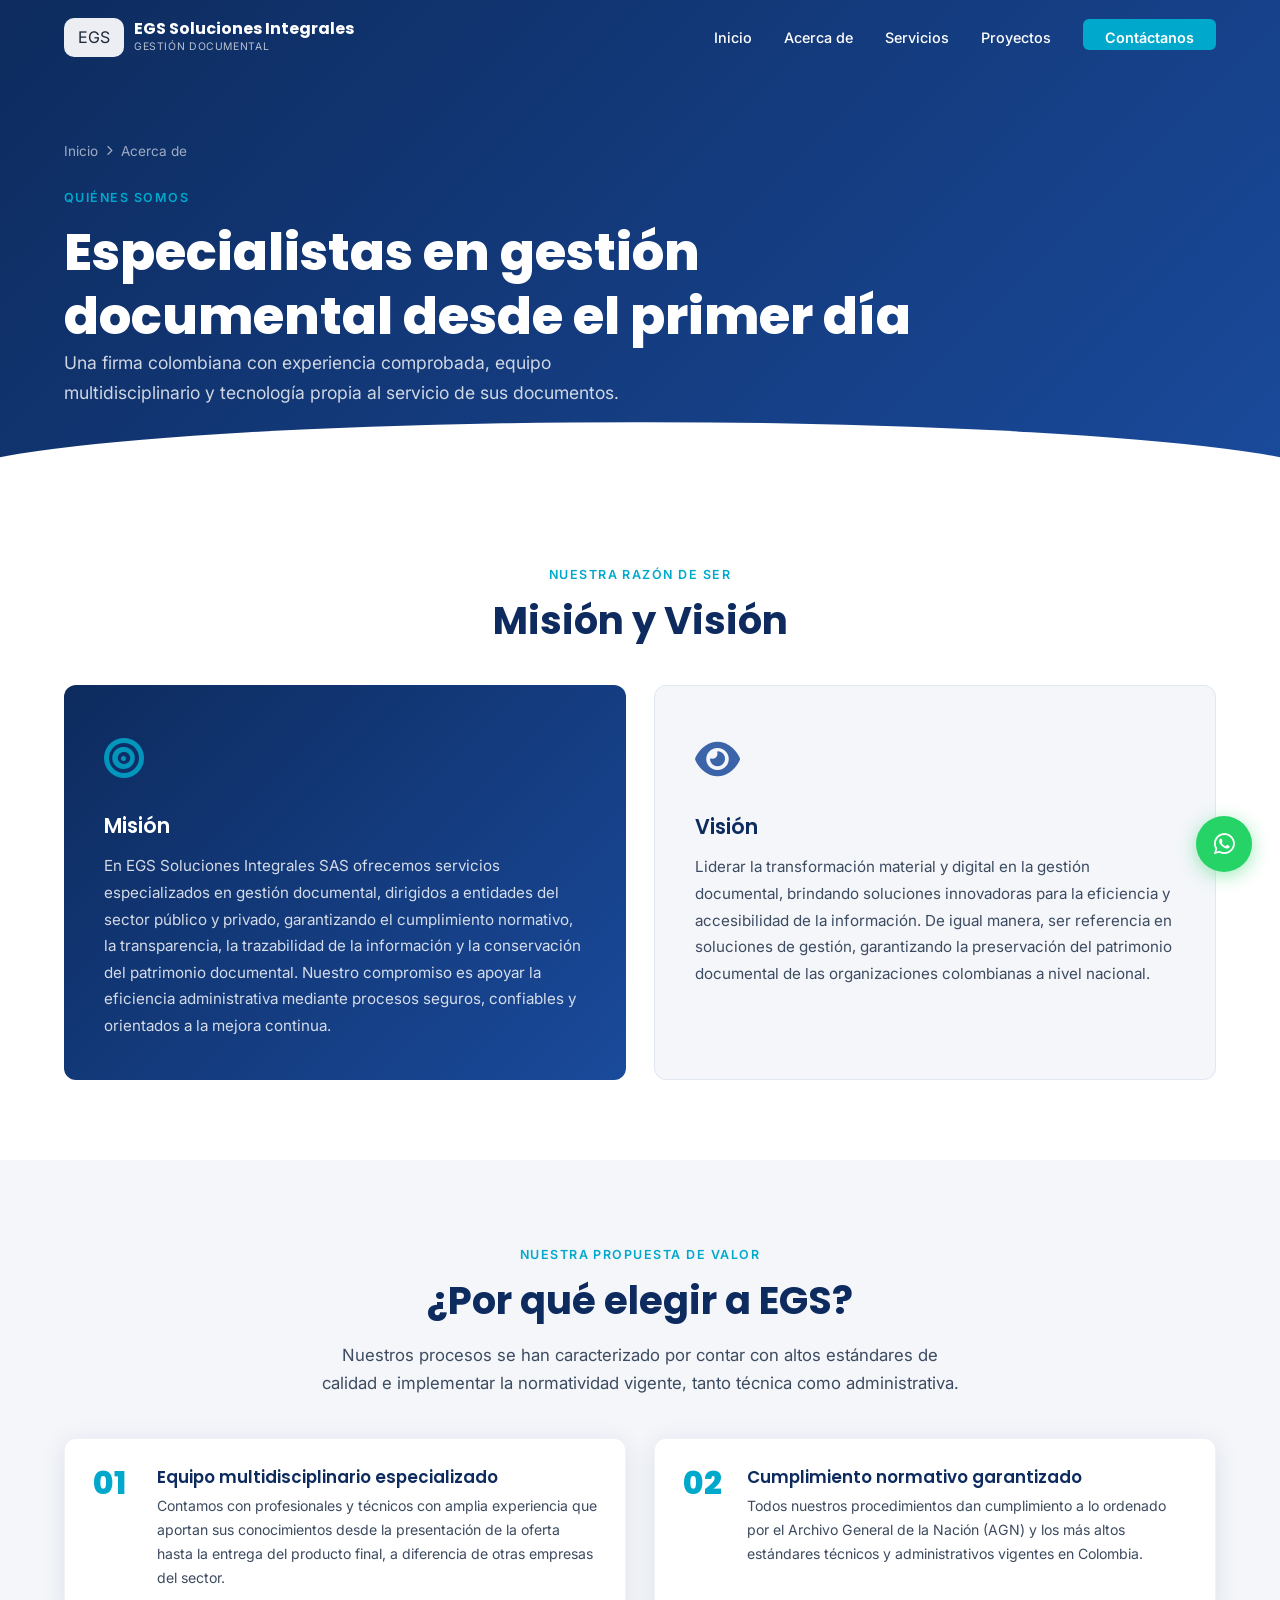
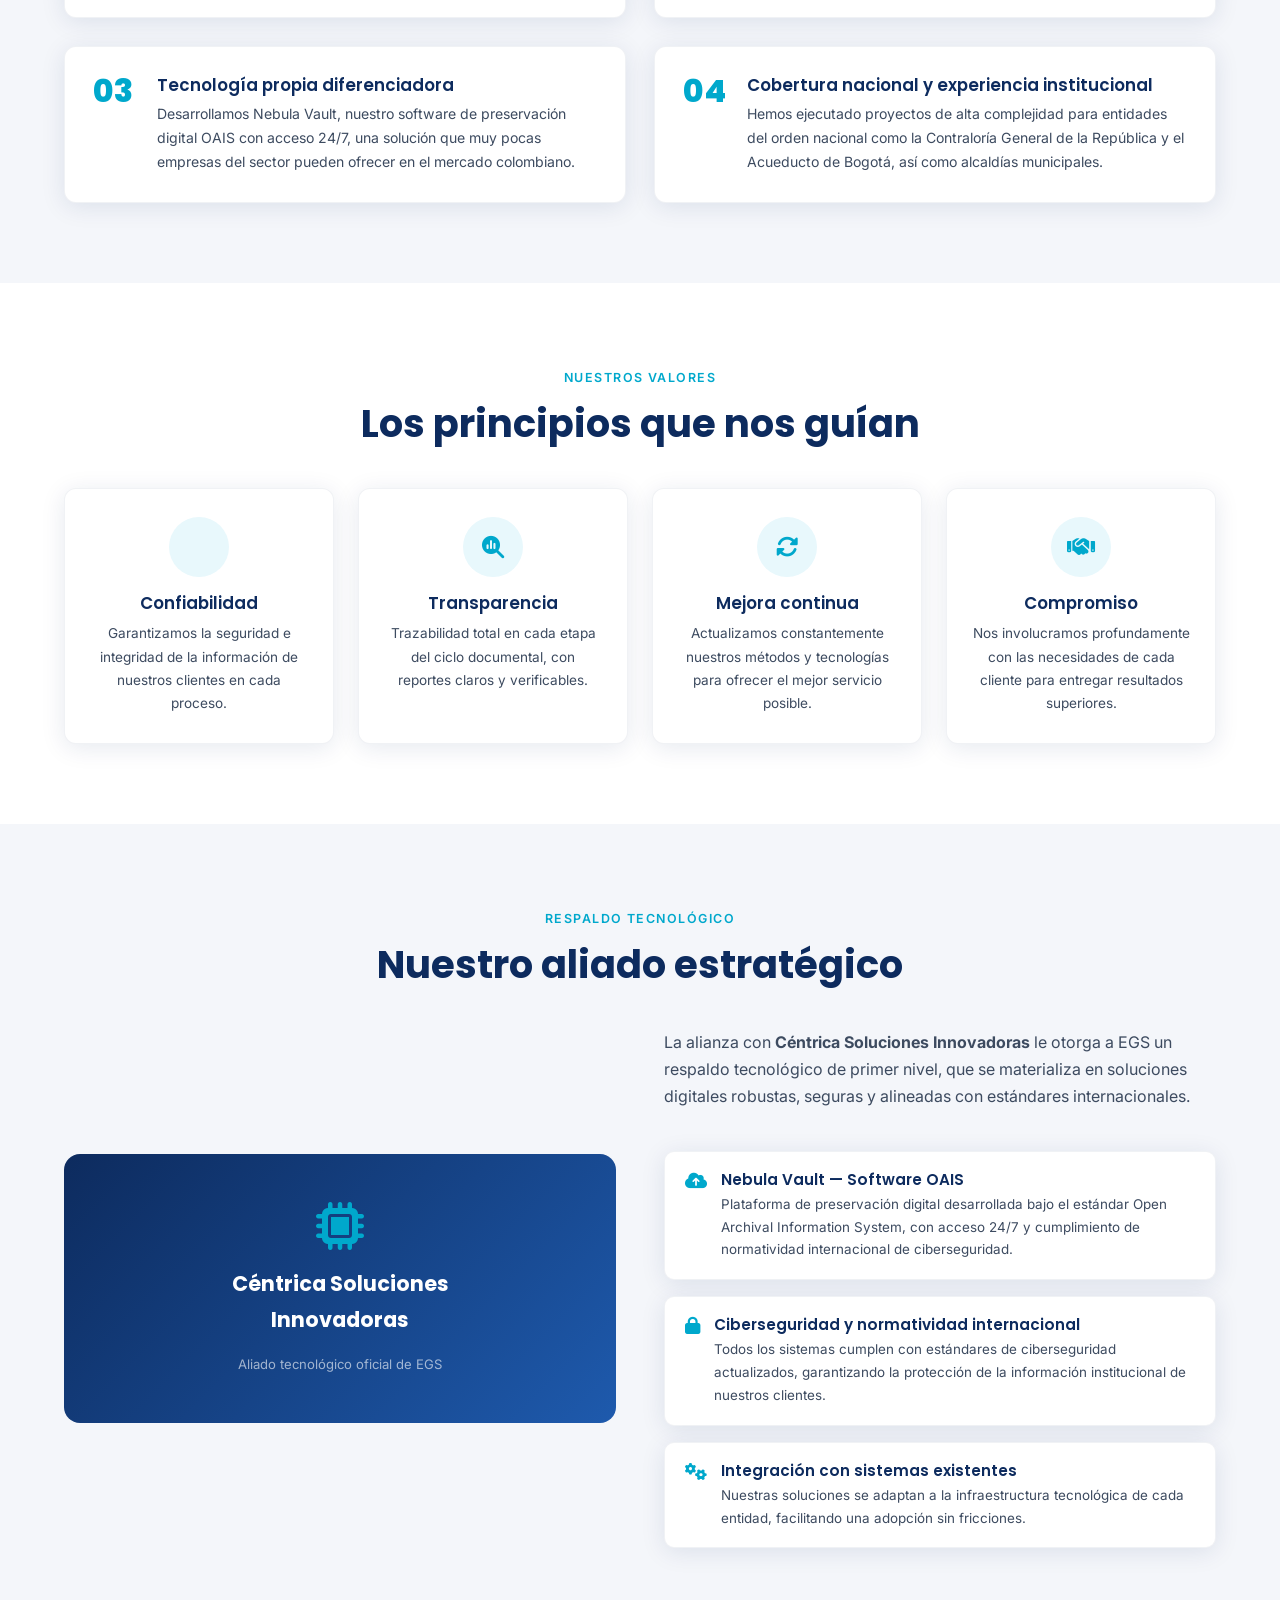
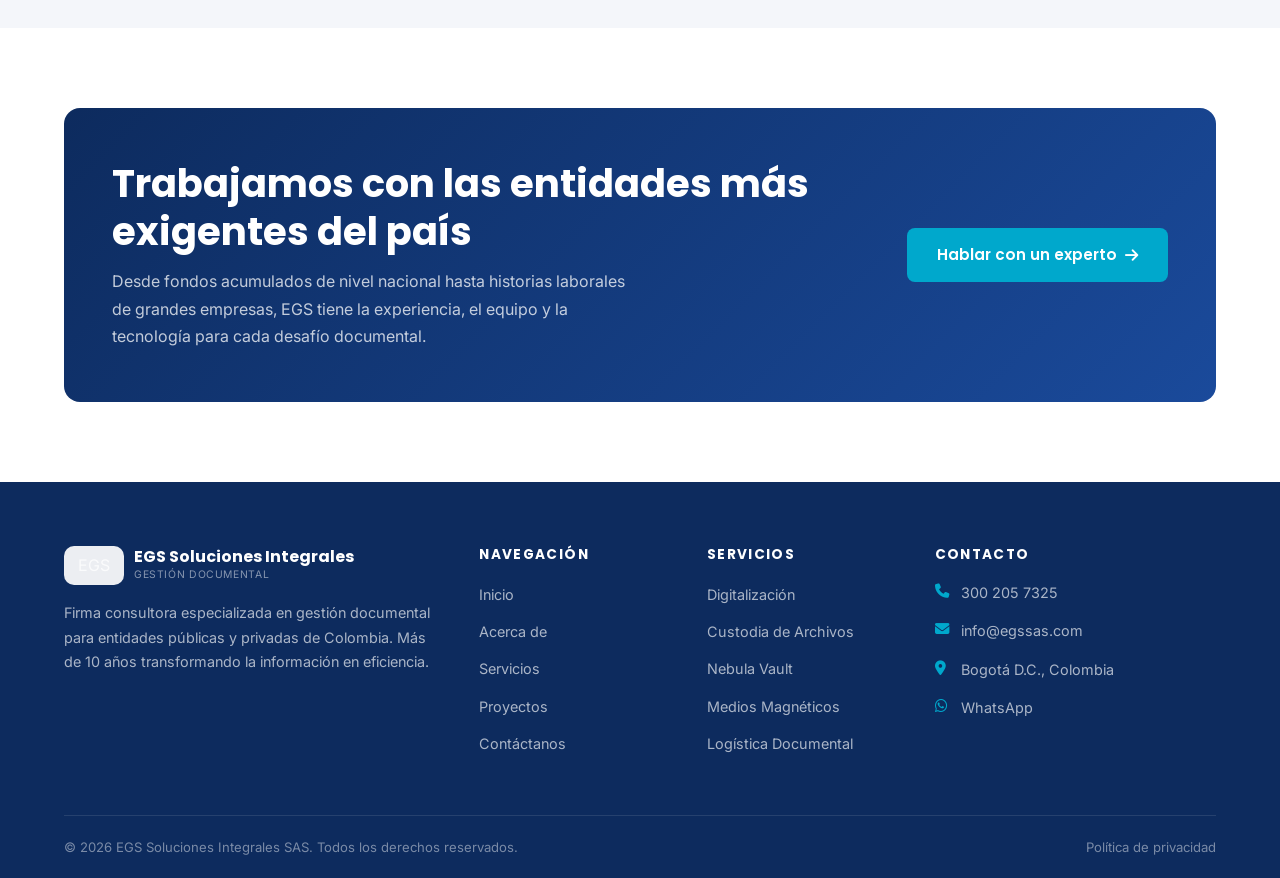
<file: Acerca de.html>
<!DOCTYPE html>
<html lang="es">
<head>
  <meta charset="UTF-8">
  <meta name="viewport" content="width=device-width, initial-scale=1.0">
  <title>Quiénes Somos | EGS Soluciones Integrales en Gestión Documental</title>
  <meta name="description" content="Somos una firma colombiana especializada en gestión documental. Conozca nuestra misión, visión y el equipo que transforma la información en eficiencia.">
  <link rel="stylesheet" href="https://cdnjs.cloudflare.com/ajax/libs/font-awesome/6.5.0/css/all.min.css">
  <link rel="stylesheet" href="css/style.css">
  <style>
    /* MISIÓN / VISIÓN */
    .mv-grid {
      display: grid;
      grid-template-columns: 1fr 1fr;
      gap: 28px;
    }
    .mv-card {
      border-radius: var(--radio-card);
      padding: 40px;
      position: relative;
      overflow: hidden;
    }
    .mv-card-mision {
      background: linear-gradient(135deg, var(--azul-profundo), var(--azul-medio));
      color: var(--blanco);
    }
    .mv-card-vision {
      background: var(--gris-claro);
      border: 1px solid #E0E7F0;
    }
    .mv-card-icon {
      font-size: 2.5rem;
      margin-bottom: 20px;
      opacity: 0.85;
    }
    .mv-card-mision .mv-card-icon { color: var(--cyan-acento); }
    .mv-card-vision  .mv-card-icon { color: var(--azul-medio); }
    .mv-card h3 { margin-bottom: 14px; font-size: 1.3rem; }
    .mv-card-mision h3 { color: var(--blanco); }
    .mv-card-vision  h3 { color: var(--azul-profundo); }
    .mv-card p { font-size: 0.95rem; line-height: 1.75; }
    .mv-card-mision p { color: rgba(255,255,255,0.82); }

    /* POR QUÉ ELEGIRNOS */
    .why-item {
      display: flex;
      gap: 20px;
      align-items: flex-start;
      padding: 28px;
      background: var(--blanco);
      border-radius: var(--radio-card);
      box-shadow: var(--sombra-card);
      transition: var(--transicion);
      border: 1px solid rgba(13,43,94,0.06);
    }
    .why-item:hover { transform: translateY(-3px); box-shadow: var(--sombra-hover); }
    .why-num {
      font-family: 'Poppins', sans-serif;
      font-size: 2rem;
      font-weight: 800;
      color: var(--cyan-acento);
      line-height: 1;
      flex-shrink: 0;
      min-width: 44px;
    }
    .why-item h4 { color: var(--azul-profundo); margin-bottom: 6px; }
    .why-item p  { font-size: 0.88rem; color: var(--gris-oscuro); margin: 0; }

    /* VALORES */
    .value-card {
      background: var(--blanco);
      border-radius: var(--radio-card);
      padding: 28px 24px;
      text-align: center;
      box-shadow: var(--sombra-card);
      border: 1px solid rgba(13,43,94,0.06);
      transition: var(--transicion);
    }
    .value-card:hover { transform: translateY(-4px); box-shadow: var(--sombra-hover); }
    .value-icon {
      width: 60px; height: 60px;
      background: var(--cyan-claro);
      border-radius: 50%;
      display: flex;
      align-items: center;
      justify-content: center;
      font-size: 1.4rem;
      color: var(--cyan-acento);
      margin: 0 auto 16px;
    }
    .value-card h4 { color: var(--azul-profundo); margin-bottom: 8px; }
    .value-card p  { font-size: 0.85rem; color: var(--gris-oscuro); margin: 0; }

    /* ALIADO TECNOLÓGICO */
    .aliado-block {
      display: grid;
      grid-template-columns: 1fr 1fr;
      gap: 48px;
      align-items: center;
    }
    .aliado-logo-box {
      background: linear-gradient(135deg, var(--azul-profundo), #1e5aad);
      border-radius: 16px;
      padding: 48px 40px;
      display: flex;
      flex-direction: column;
      align-items: center;
      justify-content: center;
      text-align: center;
      gap: 16px;
    }
    .aliado-logo-box i { font-size: 3rem; color: var(--cyan-acento); }
    .aliado-logo-box .aliado-name {
      font-family: 'Poppins', sans-serif;
      font-weight: 700;
      font-size: 1.3rem;
      color: var(--blanco);
    }
    .aliado-logo-box .aliado-sub { font-size: 0.82rem; color: rgba(255,255,255,0.6); }
    .aliado-features { display: flex; flex-direction: column; gap: 16px; }
    .aliado-feature {
      display: flex;
      align-items: flex-start;
      gap: 14px;
      padding: 18px 20px;
      background: var(--blanco);
      border-radius: 10px;
      box-shadow: var(--sombra-card);
      border: 1px solid rgba(13,43,94,0.06);
    }
    .aliado-feature i { color: var(--cyan-acento); font-size: 1.1rem; margin-top: 2px; flex-shrink: 0; }
    .aliado-feature h4 { color: var(--azul-profundo); margin-bottom: 4px; font-size: 0.95rem; }
    .aliado-feature p  { font-size: 0.84rem; color: var(--gris-oscuro); margin: 0; }

    /* EQUIPO BANNER */
    .team-banner {
      background: linear-gradient(135deg, var(--azul-profundo) 0%, var(--azul-medio) 100%);
      border-radius: 16px;
      padding: 52px 48px;
      display: grid;
      grid-template-columns: 1fr auto;
      gap: 32px;
      align-items: center;
    }
    .team-banner h2 { color: var(--blanco); margin-bottom: 12px; }
    .team-banner p  { color: rgba(255,255,255,0.75); max-width: 520px; }

    @media (max-width: 768px) {
      .mv-grid       { grid-template-columns: 1fr; }
      .aliado-block  { grid-template-columns: 1fr; }
      .team-banner   { grid-template-columns: 1fr; }
    }
  </style>
</head>
<body>

  <!-- ======== HEADER ======== -->
  <header id="header">
    <div class="container">
      <a href="index.html" class="logo">
        <div class="logo-icon">EGS</div>
        <div class="logo-text">
          <span class="logo-name">EGS Soluciones Integrales</span>
          <span class="logo-sub">Gestión Documental</span>
        </div>
      </a>
      <nav>
        <ul class="nav-menu">
          <li><a href="index.html">Inicio</a></li>
          <li><a href="acerca-de.html">Acerca de</a></li>
          <li><a href="servicios.html">Servicios</a></li>
          <li><a href="proyectos.html">Proyectos</a></li>
          <li><a href="contacto.html" class="nav-cta">Contáctanos</a></li>
        </ul>
      </nav>
      <button class="menu-toggle" aria-label="Abrir menú">
        <span></span><span></span><span></span>
      </button>
    </div>
  </header>

  <main>

    <!-- ======== HERO ======== -->
    <section class="page-hero">
      <div class="container">
        <nav class="breadcrumb" aria-label="Ruta">
          <a href="index.html">Inicio</a>
          <i class="fas fa-chevron-right"></i>
          <span>Acerca de</span>
        </nav>
        <span class="section-label">Quiénes somos</span>
        <h1>Especialistas en gestión<br>documental desde el primer día</h1>
        <p>Una firma colombiana con experiencia comprobada, equipo multidisciplinario y tecnología propia al servicio de sus documentos.</p>
      </div>
    </section>

    <!-- ======== MISIÓN Y VISIÓN ======== -->
    <section>
      <div class="container">
        <div class="text-center mb-40">
          <span class="section-label">Nuestra razón de ser</span>
          <h2 class="section-title">Misión y Visión</h2>
        </div>
        <div class="mv-grid">
          <div class="mv-card mv-card-mision reveal">
            <div class="mv-card-icon"><i class="fas fa-bullseye"></i></div>
            <h3>Misión</h3>
            <p>En EGS Soluciones Integrales SAS ofrecemos servicios especializados en gestión documental, dirigidos a entidades del sector público y privado, garantizando el cumplimiento normativo, la transparencia, la trazabilidad de la información y la conservación del patrimonio documental. Nuestro compromiso es apoyar la eficiencia administrativa mediante procesos seguros, confiables y orientados a la mejora continua.</p>
          </div>
          <div class="mv-card mv-card-vision reveal reveal-delay-1">
            <div class="mv-card-icon"><i class="fas fa-eye"></i></div>
            <h3>Visión</h3>
            <p>Liderar la transformación material y digital en la gestión documental, brindando soluciones innovadoras para la eficiencia y accesibilidad de la información. De igual manera, ser referencia en soluciones de gestión, garantizando la preservación del patrimonio documental de las organizaciones colombianas a nivel nacional.</p>
          </div>
        </div>
      </div>
    </section>

    <!-- ======== POR QUÉ ELEGIRNOS ======== -->
    <section class="bg-gris">
      <div class="container">
        <div class="text-center mb-40">
          <span class="section-label">Nuestra propuesta de valor</span>
          <h2 class="section-title">¿Por qué elegir a EGS?</h2>
          <p class="section-intro" style="margin:0 auto;">Nuestros procesos se han caracterizado por contar con altos estándares de calidad e implementar la normatividad vigente, tanto técnica como administrativa.</p>
        </div>
        <div class="grid-2">
          <div class="why-item reveal">
            <div class="why-num">01</div>
            <div>
              <h4>Equipo multidisciplinario especializado</h4>
              <p>Contamos con profesionales y técnicos con amplia experiencia que aportan sus conocimientos desde la presentación de la oferta hasta la entrega del producto final, a diferencia de otras empresas del sector.</p>
            </div>
          </div>
          <div class="why-item reveal reveal-delay-1">
            <div class="why-num">02</div>
            <div>
              <h4>Cumplimiento normativo garantizado</h4>
              <p>Todos nuestros procedimientos dan cumplimiento a lo ordenado por el Archivo General de la Nación (AGN) y los más altos estándares técnicos y administrativos vigentes en Colombia.</p>
            </div>
          </div>
          <div class="why-item reveal reveal-delay-2">
            <div class="why-num">03</div>
            <div>
              <h4>Tecnología propia diferenciadora</h4>
              <p>Desarrollamos Nebula Vault, nuestro software de preservación digital OAIS con acceso 24/7, una solución que muy pocas empresas del sector pueden ofrecer en el mercado colombiano.</p>
            </div>
          </div>
          <div class="why-item reveal reveal-delay-3">
            <div class="why-num">04</div>
            <div>
              <h4>Cobertura nacional y experiencia institucional</h4>
              <p>Hemos ejecutado proyectos de alta complejidad para entidades del orden nacional como la Contraloría General de la República y el Acueducto de Bogotá, así como alcaldías municipales.</p>
            </div>
          </div>
        </div>
      </div>
    </section>

    <!-- ======== VALORES ======== -->
    <section>
      <div class="container">
        <div class="text-center mb-40">
          <span class="section-label">Nuestros valores</span>
          <h2 class="section-title">Los principios que nos guían</h2>
        </div>
        <div class="grid-4">
          <div class="value-card reveal">
            <div class="value-icon"><i class="fas fa-shield-check"></i></div>
            <h4>Confiabilidad</h4>
            <p>Garantizamos la seguridad e integridad de la información de nuestros clientes en cada proceso.</p>
          </div>
          <div class="value-card reveal reveal-delay-1">
            <div class="value-icon"><i class="fas fa-magnifying-glass-chart"></i></div>
            <h4>Transparencia</h4>
            <p>Trazabilidad total en cada etapa del ciclo documental, con reportes claros y verificables.</p>
          </div>
          <div class="value-card reveal reveal-delay-2">
            <div class="value-icon"><i class="fas fa-rotate"></i></div>
            <h4>Mejora continua</h4>
            <p>Actualizamos constantemente nuestros métodos y tecnologías para ofrecer el mejor servicio posible.</p>
          </div>
          <div class="value-card reveal reveal-delay-3">
            <div class="value-icon"><i class="fas fa-handshake"></i></div>
            <h4>Compromiso</h4>
            <p>Nos involucramos profundamente con las necesidades de cada cliente para entregar resultados superiores.</p>
          </div>
        </div>
      </div>
    </section>

    <!-- ======== ALIADO TECNOLÓGICO ======== -->
    <section class="bg-gris">
      <div class="container">
        <div class="text-center mb-40">
          <span class="section-label">Respaldo tecnológico</span>
          <h2 class="section-title">Nuestro aliado estratégico</h2>
        </div>
        <div class="aliado-block">
          <div class="aliado-logo-box reveal">
            <i class="fas fa-microchip"></i>
            <div class="aliado-name">Céntrica Soluciones<br>Innovadoras</div>
            <div class="aliado-sub">Aliado tecnológico oficial de EGS</div>
          </div>
          <div class="aliado-features reveal reveal-delay-1">
            <p style="margin-bottom:24px;font-size:1rem;">La alianza con <strong>Céntrica Soluciones Innovadoras</strong> le otorga a EGS un respaldo tecnológico de primer nivel, que se materializa en soluciones digitales robustas, seguras y alineadas con estándares internacionales.</p>
            <div class="aliado-feature">
              <i class="fas fa-cloud-arrow-up"></i>
              <div>
                <h4>Nebula Vault — Software OAIS</h4>
                <p>Plataforma de preservación digital desarrollada bajo el estándar Open Archival Information System, con acceso 24/7 y cumplimiento de normatividad internacional de ciberseguridad.</p>
              </div>
            </div>
            <div class="aliado-feature">
              <i class="fas fa-lock"></i>
              <div>
                <h4>Ciberseguridad y normatividad internacional</h4>
                <p>Todos los sistemas cumplen con estándares de ciberseguridad actualizados, garantizando la protección de la información institucional de nuestros clientes.</p>
              </div>
            </div>
            <div class="aliado-feature">
              <i class="fas fa-gears"></i>
              <div>
                <h4>Integración con sistemas existentes</h4>
                <p>Nuestras soluciones se adaptan a la infraestructura tecnológica de cada entidad, facilitando una adopción sin fricciones.</p>
              </div>
            </div>
          </div>
        </div>
      </div>
    </section>

    <!-- ======== EQUIPO / CTA ======== -->
    <section>
      <div class="container">
        <div class="team-banner reveal">
          <div>
            <h2>Trabajamos con las entidades más exigentes del país</h2>
            <p>Desde fondos acumulados de nivel nacional hasta historias laborales de grandes empresas, EGS tiene la experiencia, el equipo y la tecnología para cada desafío documental.</p>
          </div>
          <div>
            <a href="contacto.html" class="btn btn-primary" style="white-space:nowrap;">
              Hablar con un experto <i class="fas fa-arrow-right"></i>
            </a>
          </div>
        </div>
      </div>
    </section>

  </main>

  <!-- ======== FOOTER ======== -->
  <footer>
    <div class="container">
      <div class="footer-grid">
        <div class="footer-brand">
          <a href="index.html" class="logo">
            <div class="logo-icon">EGS</div>
            <div class="logo-text">
              <span class="logo-name">EGS Soluciones Integrales</span>
              <span class="logo-sub">Gestión Documental</span>
            </div>
          </a>
          <p>Firma consultora especializada en gestión documental para entidades públicas y privadas de Colombia. Más de 10 años transformando la información en eficiencia.</p>
        </div>
        <div class="footer-col">
          <h5>Navegación</h5>
          <ul>
            <li><a href="index.html">Inicio</a></li>
            <li><a href="acerca-de.html">Acerca de</a></li>
            <li><a href="servicios.html">Servicios</a></li>
            <li><a href="proyectos.html">Proyectos</a></li>
            <li><a href="contacto.html">Contáctanos</a></li>
          </ul>
        </div>
        <div class="footer-col">
          <h5>Servicios</h5>
          <ul>
            <li><a href="servicios.html#digitalizacion">Digitalización</a></li>
            <li><a href="servicios.html#custodia">Custodia de Archivos</a></li>
            <li><a href="servicios.html#nebula">Nebula Vault</a></li>
            <li><a href="servicios.html#medios">Medios Magnéticos</a></li>
            <li><a href="servicios.html#logistica">Logística Documental</a></li>
          </ul>
        </div>
        <div class="footer-col">
          <h5>Contacto</h5>
          <div class="footer-contact-item">
            <i class="fas fa-phone"></i>
            <a href="tel:+573002057325">300 205 7325</a>
          </div>
          <div class="footer-contact-item">
            <i class="fas fa-envelope"></i>
            <a href="mailto:info@egssas.com">info@egssas.com</a>
          </div>
          <div class="footer-contact-item">
            <i class="fas fa-location-dot"></i>
            <span>Bogotá D.C., Colombia</span>
          </div>
          <div class="footer-contact-item">
            <i class="fab fa-whatsapp"></i>
            <a href="https://wa.me/573002057325" target="_blank" rel="noopener">WhatsApp</a>
          </div>
        </div>
      </div>
      <div class="footer-bottom">
        <span>&copy; 2026 EGS Soluciones Integrales SAS. Todos los derechos reservados.</span>
        <a href="#">Política de privacidad</a>
      </div>
    </div>
  </footer>

  <a href="https://wa.me/573002057325" class="whatsapp-float" target="_blank" rel="noopener" aria-label="Chatear por WhatsApp">
    <i class="fab fa-whatsapp"></i>
    <span class="wa-tooltip">¿Quieres chatear con nosotros?</span>
  </a>

  <script src="js/script.js"></script>
</body>
</html>
</file>
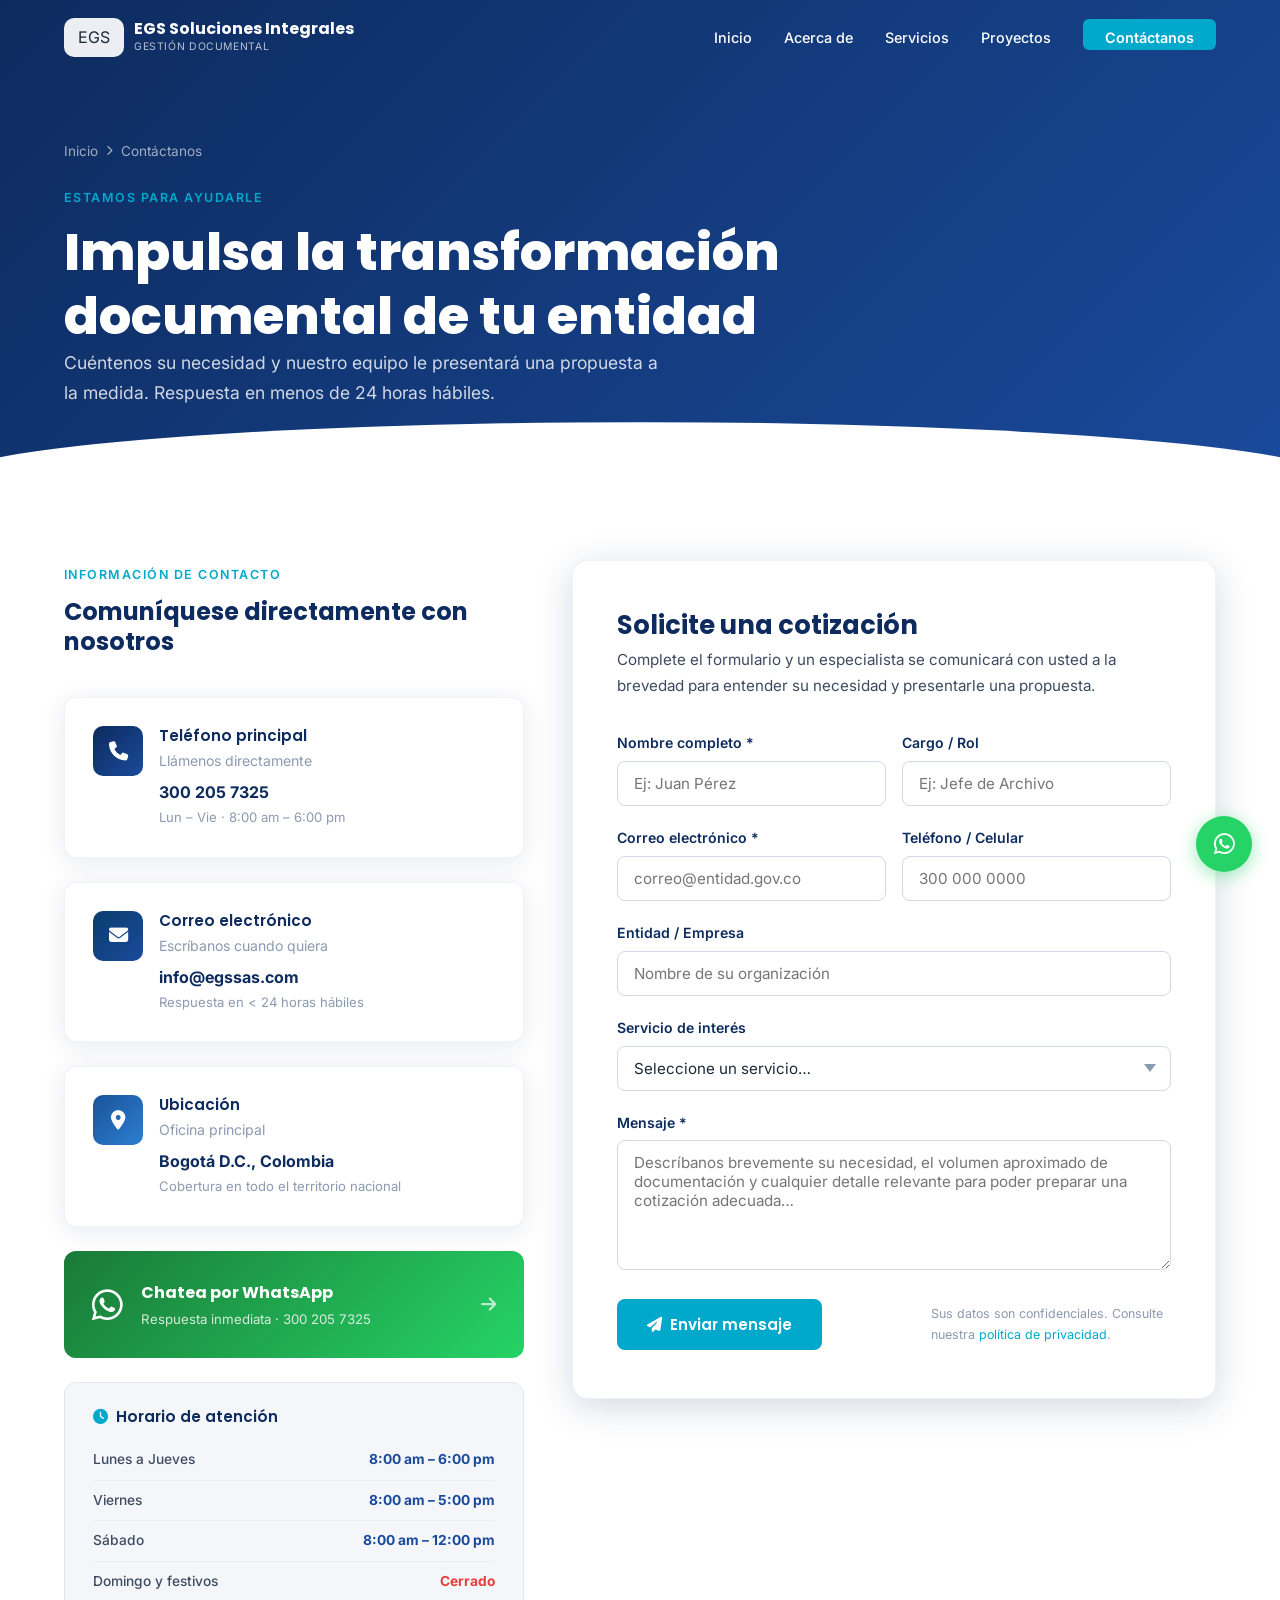
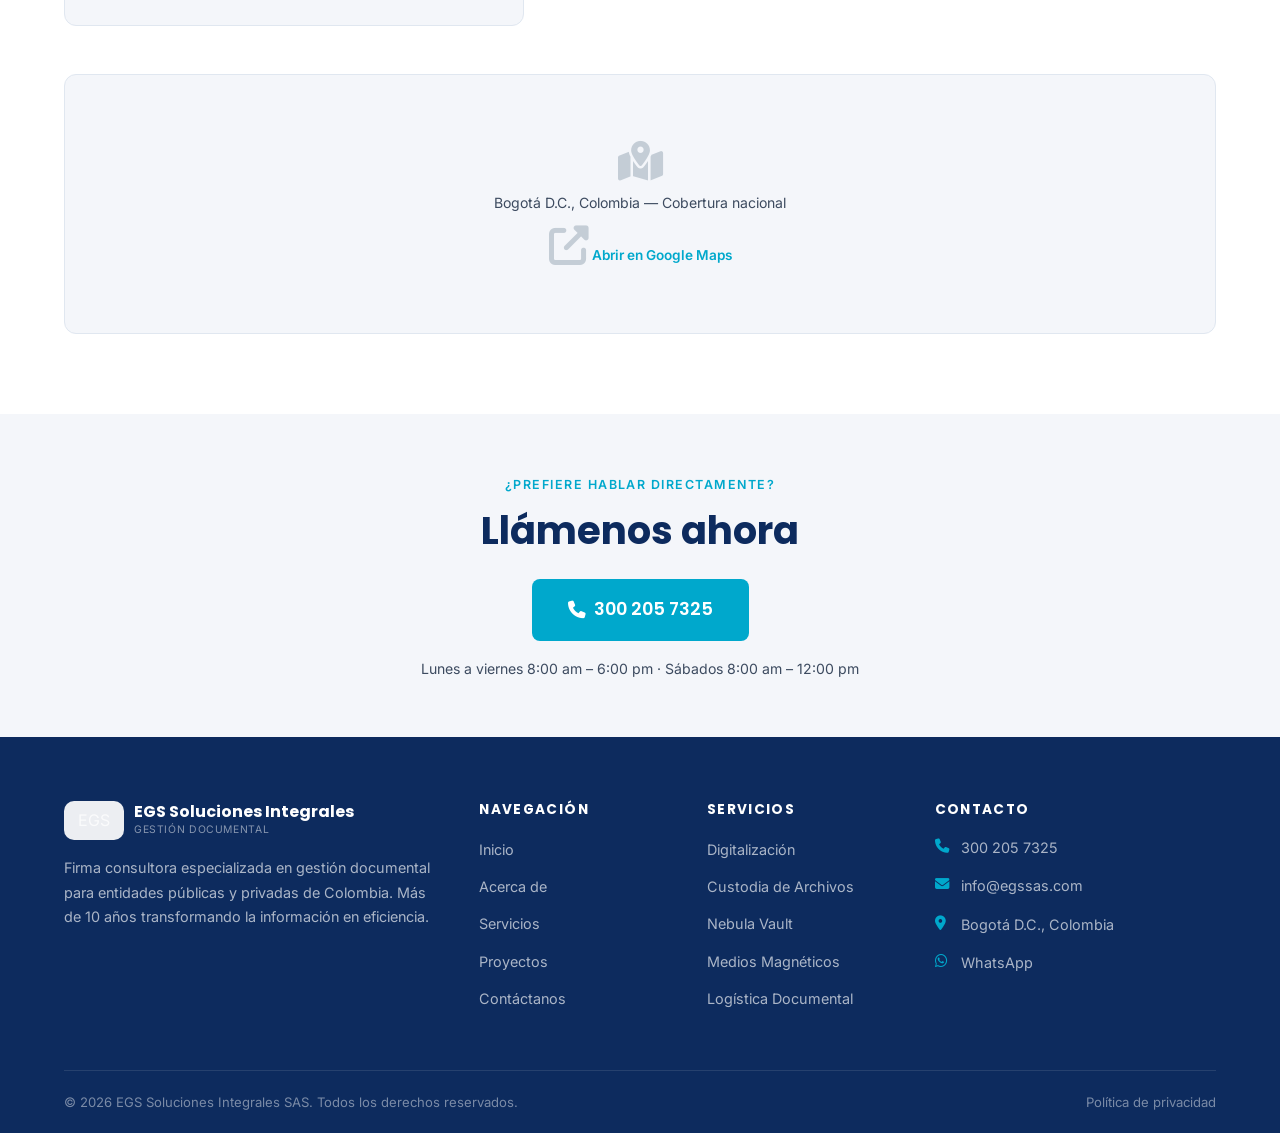
<file: Contacto.html>
<!DOCTYPE html>
<html lang="es">
<head>
  <meta charset="UTF-8">
  <meta name="viewport" content="width=device-width, initial-scale=1.0">
  <title>Contacto | Cotizaciones y Atención al Cliente — EGS Soluciones Integrales</title>
  <meta name="description" content="Contáctenos para solicitar una cotización o más información sobre nuestros servicios de gestión documental. Teléfono: 3002057325. Bogotá, Colombia.">
  <link rel="stylesheet" href="https://cdnjs.cloudflare.com/ajax/libs/font-awesome/6.5.0/css/all.min.css">
  <link rel="stylesheet" href="css/style.css">
  <style>
    /* LAYOUT PRINCIPAL */
    .contact-layout {
      display: grid;
      grid-template-columns: 1fr 1.4fr;
      gap: 48px;
      align-items: start;
    }

    /* PANEL IZQUIERDO: INFO */
    .contact-info-panel {
      display: flex;
      flex-direction: column;
      gap: 24px;
    }

    .info-card {
      background: var(--blanco);
      border-radius: var(--radio-card);
      box-shadow: var(--sombra-card);
      padding: 28px;
      border: 1px solid rgba(13,43,94,0.06);
      display: flex;
      gap: 16px;
      align-items: flex-start;
      transition: var(--transicion);
    }
    .info-card:hover { transform: translateX(4px); box-shadow: var(--sombra-hover); }
    .info-card-icon {
      width: 50px; height: 50px;
      background: linear-gradient(135deg, var(--azul-profundo), var(--azul-medio));
      border-radius: 10px;
      display: flex;
      align-items: center;
      justify-content: center;
      font-size: 1.2rem;
      color: var(--blanco);
      flex-shrink: 0;
    }
    .info-card h4 { color: var(--azul-profundo); margin-bottom: 4px; font-size: 0.95rem; }
    .info-card p  { font-size: 0.88rem; color: var(--gris-medio); margin-bottom: 6px; }
    .info-card a  {
      font-size: 1rem;
      font-weight: 700;
      color: var(--azul-profundo);
      transition: color 0.2s;
    }
    .info-card a:hover { color: var(--cyan-acento); }
    .info-card .info-sub {
      font-size: 0.82rem;
      color: var(--gris-medio);
      font-weight: 400;
    }

    /* WHATSAPP CARD */
    .wa-card {
      background: linear-gradient(135deg, #1a7a37, #25D366);
      border-radius: var(--radio-card);
      padding: 28px;
      display: flex;
      align-items: center;
      gap: 18px;
      text-decoration: none;
      transition: var(--transicion);
    }
    .wa-card:hover { transform: translateY(-3px); box-shadow: 0 8px 32px rgba(37,211,102,0.4); }
    .wa-card i { font-size: 2.2rem; color: var(--blanco); flex-shrink: 0; }
    .wa-card-text .wa-label {
      font-family: 'Poppins', sans-serif;
      font-weight: 700;
      font-size: 1rem;
      color: var(--blanco);
      margin-bottom: 2px;
    }
    .wa-card-text .wa-sub { font-size: 0.83rem; color: rgba(255,255,255,0.8); }
    .wa-card .wa-arrow {
      margin-left: auto;
      color: rgba(255,255,255,0.7);
      font-size: 1.1rem;
    }

    /* HORARIO */
    .schedule-card {
      background: var(--gris-claro);
      border-radius: var(--radio-card);
      padding: 24px 28px;
      border: 1px solid #E0E7F0;
    }
    .schedule-card h4 {
      color: var(--azul-profundo);
      margin-bottom: 14px;
      display: flex;
      align-items: center;
      gap: 8px;
      font-size: 0.95rem;
    }
    .schedule-card h4 i { color: var(--cyan-acento); }
    .schedule-row {
      display: flex;
      justify-content: space-between;
      align-items: center;
      padding: 8px 0;
      border-bottom: 1px solid #E8EEF6;
      font-size: 0.86rem;
    }
    .schedule-row:last-child { border-bottom: none; }
    .schedule-row .day { color: var(--gris-oscuro); font-weight: 500; }
    .schedule-row .hours { color: var(--azul-medio); font-weight: 700; }
    .schedule-row .hours.cerrado { color: #E53E3E; }

    /* PANEL DERECHO: FORMULARIO */
    .form-panel {
      background: var(--blanco);
      border-radius: 16px;
      box-shadow: var(--sombra-hover);
      padding: 48px 44px;
      border: 1px solid rgba(13,43,94,0.06);
    }
    .form-panel h2 { color: var(--azul-profundo); margin-bottom: 6px; font-size: 1.6rem; }
    .form-panel .form-intro { color: var(--gris-oscuro); font-size: 0.95rem; margin-bottom: 32px; }
    .form-row { display: grid; grid-template-columns: 1fr 1fr; gap: 16px; }
    .form-submit-area {
      display: flex;
      align-items: center;
      justify-content: space-between;
      flex-wrap: wrap;
      gap: 16px;
      margin-top: 8px;
    }
    .form-submit-area .privacy-note {
      font-size: 0.78rem;
      color: var(--gris-medio);
      max-width: 240px;
    }
    .form-submit-area .privacy-note a { color: var(--cyan-acento); }

    /* SELECT DE SERVICIO */
    .form-group select {
      appearance: none;
      background-image: url("data:image/svg+xml,%3Csvg xmlns='http://www.w3.org/2000/svg' width='12' height='8' viewBox='0 0 12 8'%3E%3Cpath fill='%238C9AB0' d='M6 8L0 0h12z'/%3E%3C/svg%3E");
      background-repeat: no-repeat;
      background-position: right 14px center;
      padding-right: 36px;
    }

    /* MAPA PLACEHOLDER */
    .map-placeholder {
      background: var(--gris-claro);
      border-radius: 12px;
      border: 1px solid #E0E7F0;
      height: 260px;
      display: flex;
      flex-direction: column;
      align-items: center;
      justify-content: center;
      gap: 10px;
      color: var(--gris-medio);
      margin-top: 48px;
    }
    .map-placeholder i { font-size: 2.5rem; color: #C4CDD6; }
    .map-placeholder p { font-size: 0.88rem; }
    .map-placeholder a { font-size: 0.85rem; color: var(--cyan-acento); font-weight: 600; }

    /* SUCCESS STATE */
    .form-success {
      text-align: center;
      padding: 48px 20px;
    }
    .form-success i { font-size: 3.5rem; color: var(--cyan-acento); margin-bottom: 20px; }
    .form-success h3 { color: var(--azul-profundo); margin-bottom: 10px; }
    .form-success p  { color: var(--gris-oscuro); }

    @media (max-width: 1024px) {
      .contact-layout { grid-template-columns: 1fr; }
      .form-panel { padding: 36px 28px; }
    }
    @media (max-width: 600px) {
      .form-row { grid-template-columns: 1fr; }
      .form-submit-area { flex-direction: column; align-items: flex-start; }
    }
  </style>
</head>
<body>

  <!-- ======== HEADER ======== -->
  <header id="header">
    <div class="container">
      <a href="index.html" class="logo">
        <div class="logo-icon">EGS</div>
        <div class="logo-text">
          <span class="logo-name">EGS Soluciones Integrales</span>
          <span class="logo-sub">Gestión Documental</span>
        </div>
      </a>
      <nav>
        <ul class="nav-menu">
          <li><a href="index.html">Inicio</a></li>
          <li><a href="acerca-de.html">Acerca de</a></li>
          <li><a href="servicios.html">Servicios</a></li>
          <li><a href="proyectos.html">Proyectos</a></li>
          <li><a href="contacto.html" class="nav-cta">Contáctanos</a></li>
        </ul>
      </nav>
      <button class="menu-toggle" aria-label="Abrir menú">
        <span></span><span></span><span></span>
      </button>
    </div>
  </header>

  <main>

    <!-- ======== HERO ======== -->
    <section class="page-hero">
      <div class="container">
        <nav class="breadcrumb" aria-label="Ruta">
          <a href="index.html">Inicio</a>
          <i class="fas fa-chevron-right"></i>
          <span>Contáctanos</span>
        </nav>
        <span class="section-label">Estamos para ayudarle</span>
        <h1>Impulsa la transformación<br>documental de tu entidad</h1>
        <p>Cuéntenos su necesidad y nuestro equipo le presentará una propuesta a la medida. Respuesta en menos de 24 horas hábiles.</p>
      </div>
    </section>

    <!-- ======== CONTENIDO PRINCIPAL ======== -->
    <section>
      <div class="container">
        <div class="contact-layout">

          <!-- INFO PANEL -->
          <div class="contact-info-panel">

            <div>
              <span class="section-label">Información de contacto</span>
              <h2 class="section-title" style="font-size:1.5rem;">Comuníquese directamente con nosotros</h2>
            </div>

            <div class="info-card reveal">
              <div class="info-card-icon"><i class="fas fa-phone"></i></div>
              <div>
                <h4>Teléfono principal</h4>
                <p>Llámenos directamente</p>
                <a href="tel:+573002057325">300 205 7325</a>
                <div class="info-sub">Lun – Vie · 8:00 am – 6:00 pm</div>
              </div>
            </div>

            <div class="info-card reveal reveal-delay-1">
              <div class="info-card-icon" style="background:linear-gradient(135deg,#0a3d6e,var(--azul-medio));"><i class="fas fa-envelope"></i></div>
              <div>
                <h4>Correo electrónico</h4>
                <p>Escríbanos cuando quiera</p>
                <a href="mailto:info@egssas.com">info@egssas.com</a>
                <div class="info-sub">Respuesta en &lt; 24 horas hábiles</div>
              </div>
            </div>

            <div class="info-card reveal reveal-delay-2">
              <div class="info-card-icon" style="background:linear-gradient(135deg,#1a5499,#2d7dd2);"><i class="fas fa-location-dot"></i></div>
              <div>
                <h4>Ubicación</h4>
                <p>Oficina principal</p>
                <a href="https://maps.google.com" target="_blank" rel="noopener">Bogotá D.C., Colombia</a>
                <div class="info-sub">Cobertura en todo el territorio nacional</div>
              </div>
            </div>

            <a href="https://wa.me/573002057325?text=Hola%2C%20me%20interesa%20conocer%20más%20sobre%20sus%20servicios%20de%20gestión%20documental." class="wa-card reveal reveal-delay-3" target="_blank" rel="noopener">
              <i class="fab fa-whatsapp"></i>
              <div class="wa-card-text">
                <div class="wa-label">Chatea por WhatsApp</div>
                <div class="wa-sub">Respuesta inmediata · 300 205 7325</div>
              </div>
              <i class="fas fa-arrow-right wa-arrow"></i>
            </a>

            <div class="schedule-card reveal">
              <h4><i class="fas fa-clock"></i> Horario de atención</h4>
              <div class="schedule-row">
                <span class="day">Lunes a Jueves</span>
                <span class="hours">8:00 am – 6:00 pm</span>
              </div>
              <div class="schedule-row">
                <span class="day">Viernes</span>
                <span class="hours">8:00 am – 5:00 pm</span>
              </div>
              <div class="schedule-row">
                <span class="day">Sábado</span>
                <span class="hours">8:00 am – 12:00 pm</span>
              </div>
              <div class="schedule-row">
                <span class="day">Domingo y festivos</span>
                <span class="hours cerrado">Cerrado</span>
              </div>
            </div>

          </div>

          <!-- FORMULARIO -->
          <div class="form-panel reveal">
            <h2>Solicite una cotización</h2>
            <p class="form-intro">Complete el formulario y un especialista se comunicará con usted a la brevedad para entender su necesidad y presentarle una propuesta.</p>

            <form id="contactForm" novalidate>
              <div class="form-row">
                <div class="form-group">
                  <label for="nombre">Nombre completo *</label>
                  <input type="text" id="nombre" name="nombre" placeholder="Ej: Juan Pérez" autocomplete="name">
                </div>
                <div class="form-group">
                  <label for="cargo">Cargo / Rol</label>
                  <input type="text" id="cargo" name="cargo" placeholder="Ej: Jefe de Archivo">
                </div>
              </div>

              <div class="form-row">
                <div class="form-group">
                  <label for="email">Correo electrónico *</label>
                  <input type="email" id="email" name="email" placeholder="correo@entidad.gov.co" autocomplete="email">
                </div>
                <div class="form-group">
                  <label for="telefono">Teléfono / Celular</label>
                  <input type="tel" id="telefono" name="telefono" placeholder="300 000 0000" autocomplete="tel">
                </div>
              </div>

              <div class="form-group">
                <label for="entidad">Entidad / Empresa</label>
                <input type="text" id="entidad" name="entidad" placeholder="Nombre de su organización">
              </div>

              <div class="form-group">
                <label for="servicio">Servicio de interés</label>
                <select id="servicio" name="servicio">
                  <option value="" disabled selected>Seleccione un servicio…</option>
                  <option value="organizacion">Organización de archivos y fondos acumulados</option>
                  <option value="digitalizacion">Digitalización de documentos</option>
                  <option value="medios">Lectura de medios magnéticos (USB, CD, DVD, VHS, Betamax)</option>
                  <option value="microfilmacion">Microfilmación</option>
                  <option value="custodia">Custodia y administración de archivos físicos</option>
                  <option value="logistica">Logística documental (traslado y transporte)</option>
                  <option value="nebula">Nebula Vault — Bodega Virtual</option>
                  <option value="instrumentos">Diagnóstico e implementación de instrumentos archivísticos</option>
                  <option value="otro">Otro / No estoy seguro</option>
                </select>
              </div>

              <div class="form-group">
                <label for="mensaje">Mensaje *</label>
                <textarea id="mensaje" name="mensaje" placeholder="Descríbanos brevemente su necesidad, el volumen aproximado de documentación y cualquier detalle relevante para poder preparar una cotización adecuada…"></textarea>
              </div>

              <div class="form-submit-area">
                <button type="submit" class="btn btn-primary">
                  <i class="fas fa-paper-plane"></i> Enviar mensaje
                </button>
                <span class="privacy-note">
                  Sus datos son confidenciales. Consulte nuestra <a href="#">política de privacidad</a>.
                </span>
              </div>
            </form>
          </div>

        </div>

        <!-- MAPA -->
        <div class="map-placeholder reveal">
          <i class="fas fa-map-location-dot"></i>
          <p>Bogotá D.C., Colombia — Cobertura nacional</p>
          <a href="https://maps.google.com" target="_blank" rel="noopener">
            <i class="fas fa-external-link-alt"></i> Abrir en Google Maps
          </a>
        </div>

      </div>
    </section>

    <!-- ======== CTA TELÉFONO ======== -->
    <section style="background:var(--gris-claro);padding:56px 0;">
      <div class="container text-center">
        <span class="section-label">¿Prefiere hablar directamente?</span>
        <h2 class="section-title" style="margin-bottom:24px;">Llámenos ahora</h2>
        <a href="tel:+573002057325" class="btn btn-primary" style="font-size:1.1rem;padding:16px 36px;">
          <i class="fas fa-phone"></i> 300 205 7325
        </a>
        <p style="margin-top:16px;font-size:0.88rem;">Lunes a viernes 8:00 am – 6:00 pm · Sábados 8:00 am – 12:00 pm</p>
      </div>
    </section>

  </main>

  <!-- ======== FOOTER ======== -->
  <footer>
    <div class="container">
      <div class="footer-grid">
        <div class="footer-brand">
          <a href="index.html" class="logo">
            <div class="logo-icon">EGS</div>
            <div class="logo-text">
              <span class="logo-name">EGS Soluciones Integrales</span>
              <span class="logo-sub">Gestión Documental</span>
            </div>
          </a>
          <p>Firma consultora especializada en gestión documental para entidades públicas y privadas de Colombia. Más de 10 años transformando la información en eficiencia.</p>
        </div>
        <div class="footer-col">
          <h5>Navegación</h5>
          <ul>
            <li><a href="index.html">Inicio</a></li>
            <li><a href="acerca-de.html">Acerca de</a></li>
            <li><a href="servicios.html">Servicios</a></li>
            <li><a href="proyectos.html">Proyectos</a></li>
            <li><a href="contacto.html">Contáctanos</a></li>
          </ul>
        </div>
        <div class="footer-col">
          <h5>Servicios</h5>
          <ul>
            <li><a href="servicios.html#digitalizacion">Digitalización</a></li>
            <li><a href="servicios.html#custodia">Custodia de Archivos</a></li>
            <li><a href="servicios.html#nebula">Nebula Vault</a></li>
            <li><a href="servicios.html#medios">Medios Magnéticos</a></li>
            <li><a href="servicios.html#logistica">Logística Documental</a></li>
          </ul>
        </div>
        <div class="footer-col">
          <h5>Contacto</h5>
          <div class="footer-contact-item">
            <i class="fas fa-phone"></i>
            <a href="tel:+573002057325">300 205 7325</a>
          </div>
          <div class="footer-contact-item">
            <i class="fas fa-envelope"></i>
            <a href="mailto:info@egssas.com">info@egssas.com</a>
          </div>
          <div class="footer-contact-item">
            <i class="fas fa-location-dot"></i>
            <span>Bogotá D.C., Colombia</span>
          </div>
          <div class="footer-contact-item">
            <i class="fab fa-whatsapp"></i>
            <a href="https://wa.me/573002057325" target="_blank" rel="noopener">WhatsApp</a>
          </div>
        </div>
      </div>
      <div class="footer-bottom">
        <span>&copy; 2026 EGS Soluciones Integrales SAS. Todos los derechos reservados.</span>
        <a href="#">Política de privacidad</a>
      </div>
    </div>
  </footer>

  <a href="https://wa.me/573002057325" class="whatsapp-float" target="_blank" rel="noopener" aria-label="Chatear por WhatsApp">
    <i class="fab fa-whatsapp"></i>
    <span class="wa-tooltip">¿Quieres chatear con nosotros?</span>
  </a>

  <script src="js/script.js"></script>
</body>
</html>
</file>
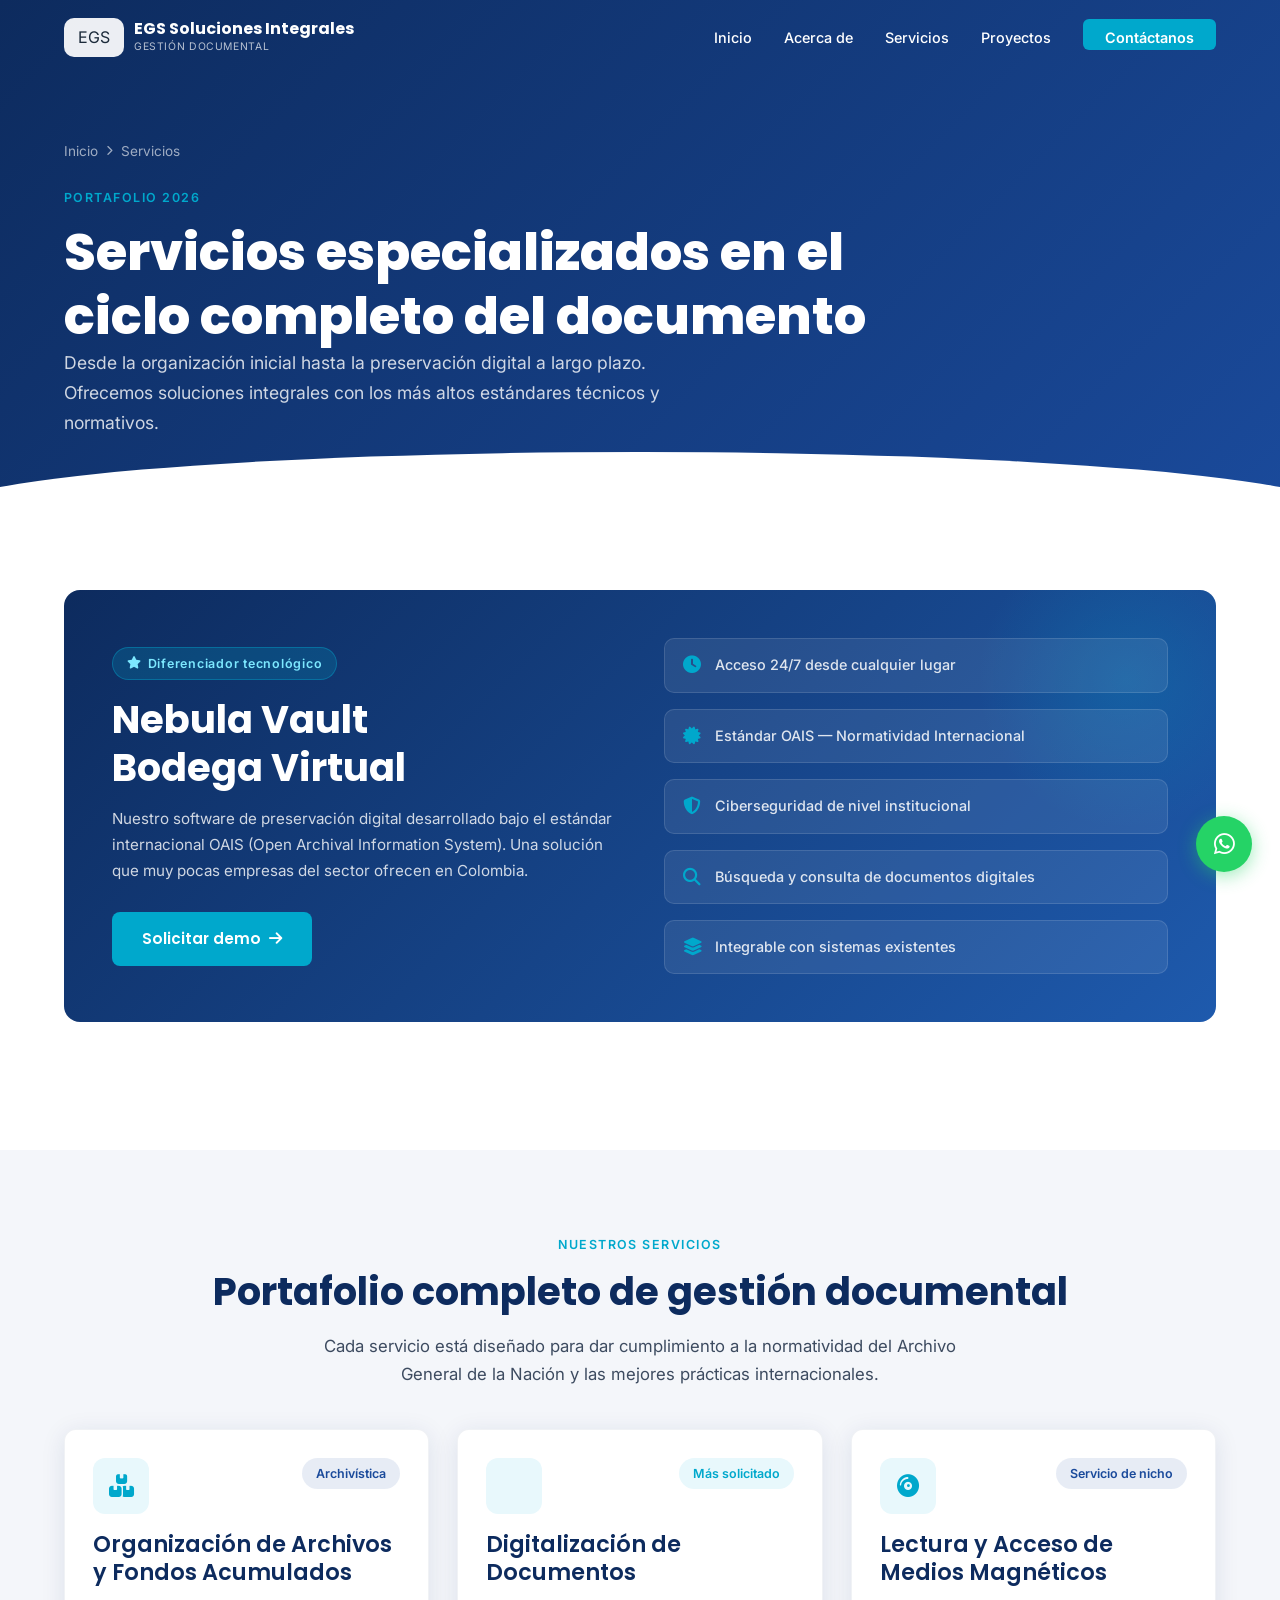
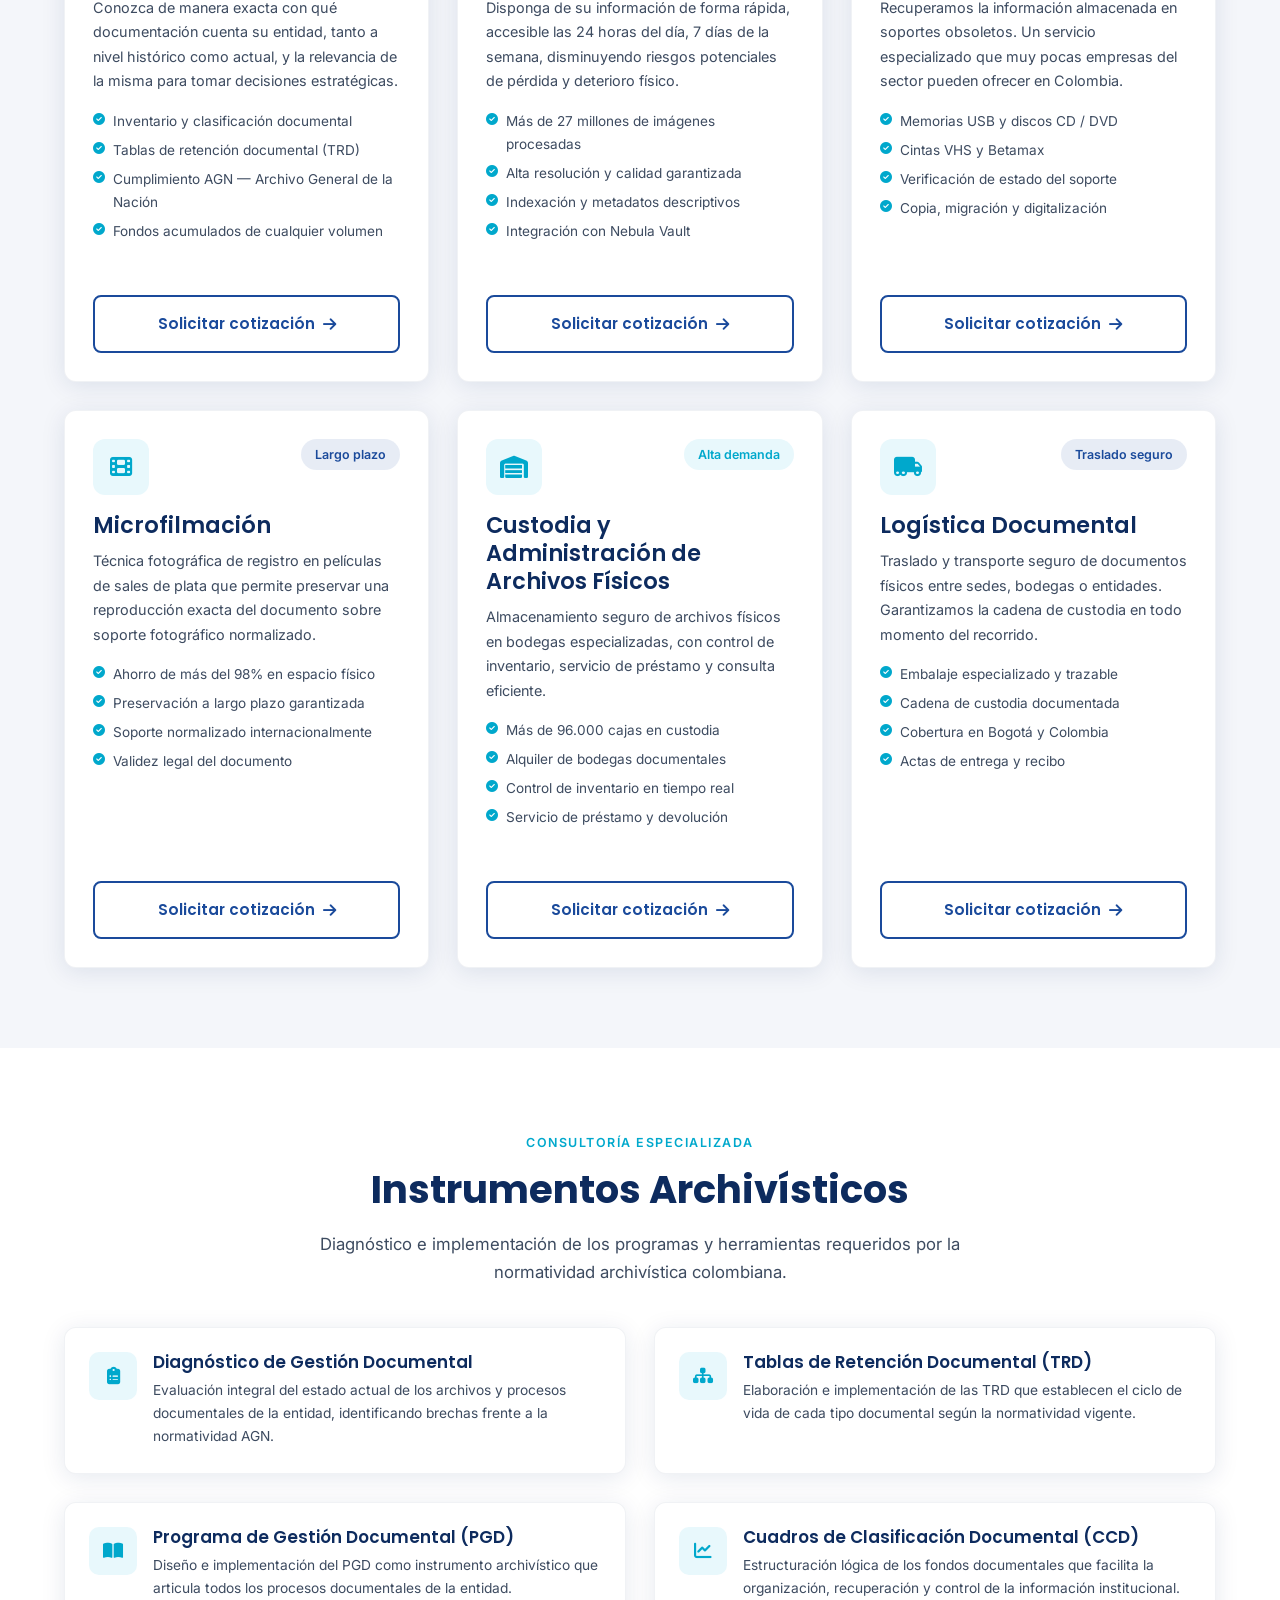
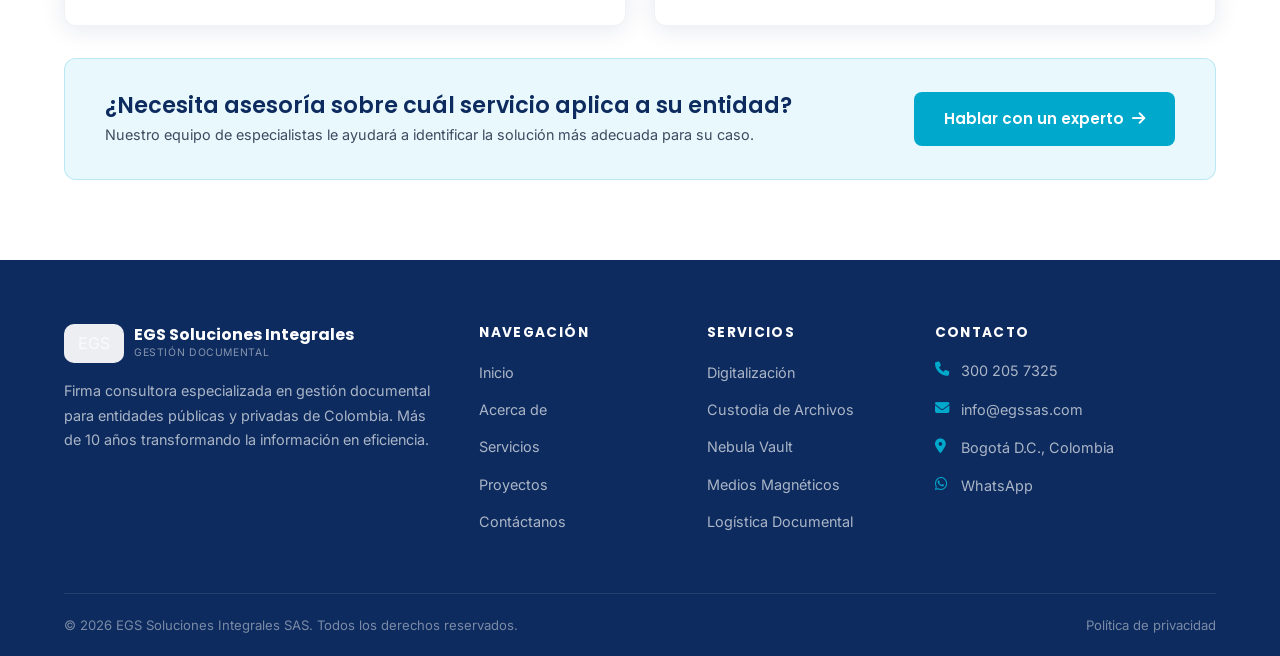
<file: Servicios.html>
<!DOCTYPE html>
<html lang="es">
<head>
  <meta charset="UTF-8">
  <meta name="viewport" content="width=device-width, initial-scale=1.0">
  <title>Servicios de Gestión Documental | Digitalización, Custodia y Nebula Vault — EGS</title>
  <meta name="description" content="Conozca nuestro portafolio completo de servicios: Digitalización, Custodia de Archivos, Logística, Medios Magnéticos y nuestro software de preservación Nebula Vault.">
  <link rel="stylesheet" href="https://cdnjs.cloudflare.com/ajax/libs/font-awesome/6.5.0/css/all.min.css">
  <link rel="stylesheet" href="css/style.css">
  <style>
    /* FILTRO / TABS */
    .services-nav {
      display: flex;
      flex-wrap: wrap;
      gap: 10px;
      margin-bottom: 48px;
      justify-content: center;
    }
    .services-nav a {
      padding: 9px 20px;
      border-radius: 6px;
      font-size: 0.85rem;
      font-weight: 600;
      border: 1.5px solid #D1D9E6;
      color: var(--gris-oscuro);
      background: var(--blanco);
      transition: var(--transicion);
      text-decoration: none;
    }
    .services-nav a:hover,
    .services-nav a.active {
      background: var(--azul-profundo);
      color: var(--blanco);
      border-color: var(--azul-profundo);
    }

    /* CARD DE SERVICIO */
    .service-card {
      background: var(--blanco);
      border-radius: var(--radio-card);
      box-shadow: var(--sombra-card);
      overflow: hidden;
      border: 1px solid rgba(13,43,94,0.06);
      display: flex;
      flex-direction: column;
      transition: var(--transicion);
    }
    .service-card:hover { transform: translateY(-4px); box-shadow: var(--sombra-hover); }
    .service-card-header {
      padding: 28px 28px 0;
      display: flex;
      align-items: flex-start;
      gap: 16px;
    }
    .service-card-header .card-icon { margin-bottom: 0; flex-shrink: 0; }
    .service-card-header .service-badge {
      margin-left: auto;
      align-self: flex-start;
    }
    .service-card-body { padding: 16px 28px 28px; flex: 1; }
    .service-card-body h3 { color: var(--azul-profundo); margin-bottom: 10px; }
    .service-card-body p  { font-size: 0.9rem; color: var(--gris-oscuro); margin-bottom: 16px; }
    .service-list {
      list-style: none;
      margin-bottom: 24px;
    }
    .service-list li {
      font-size: 0.85rem;
      color: var(--gris-oscuro);
      display: flex;
      align-items: flex-start;
      gap: 8px;
      margin-bottom: 6px;
    }
    .service-list li i { color: var(--cyan-acento); margin-top: 3px; flex-shrink: 0; font-size: 0.75rem; }
    .service-card-footer {
      padding: 0 28px 28px;
      margin-top: auto;
    }
    .service-card-footer .btn { width: 100%; justify-content: center; }

    /* NEBULA VAULT — TARJETA DESTACADA */
    .nebula-card {
      background: linear-gradient(135deg, var(--azul-profundo) 0%, #1e5aad 100%);
      border-radius: 16px;
      padding: 48px;
      display: grid;
      grid-template-columns: 1fr 1fr;
      gap: 48px;
      align-items: center;
      margin-bottom: 48px;
      position: relative;
      overflow: hidden;
    }
    .nebula-card::before {
      content: '';
      position: absolute;
      top: -60px; right: -60px;
      width: 300px; height: 300px;
      background: radial-gradient(circle, rgba(0,168,204,0.2) 0%, transparent 70%);
      border-radius: 50%;
    }
    .nebula-card .nebula-label {
      display: inline-flex;
      align-items: center;
      gap: 6px;
      background: rgba(0,168,204,0.2);
      border: 1px solid rgba(0,168,204,0.4);
      color: #7de8ff;
      padding: 5px 14px;
      border-radius: 20px;
      font-size: 0.78rem;
      font-weight: 600;
      letter-spacing: 0.06em;
      margin-bottom: 16px;
    }
    .nebula-card h2 { color: var(--blanco); margin-bottom: 14px; }
    .nebula-card p  { color: rgba(255,255,255,0.8); font-size: 0.95rem; margin-bottom: 28px; }
    .nebula-features {
      display: flex;
      flex-direction: column;
      gap: 16px;
      position: relative;
    }
    .nebula-feature-item {
      display: flex;
      align-items: center;
      gap: 12px;
      background: rgba(255,255,255,0.08);
      border: 1px solid rgba(255,255,255,0.12);
      border-radius: 10px;
      padding: 14px 18px;
    }
    .nebula-feature-item i { color: var(--cyan-acento); font-size: 1.1rem; width: 20px; }
    .nebula-feature-item span { color: rgba(255,255,255,0.85); font-size: 0.9rem; font-weight: 500; }

    /* SECCIÓN INSTRUMENTOS */
    .instrument-item {
      display: flex;
      gap: 16px;
      padding: 24px;
      background: var(--blanco);
      border-radius: var(--radio-card);
      box-shadow: var(--sombra-card);
      border: 1px solid rgba(13,43,94,0.06);
      align-items: flex-start;
      transition: var(--transicion);
    }
    .instrument-item:hover { transform: translateX(4px); box-shadow: var(--sombra-hover); }
    .instrument-icon {
      width: 48px; height: 48px;
      background: var(--cyan-claro);
      border-radius: 10px;
      display: flex;
      align-items: center;
      justify-content: center;
      font-size: 1.1rem;
      color: var(--cyan-acento);
      flex-shrink: 0;
    }
    .instrument-item h4 { color: var(--azul-profundo); margin-bottom: 6px; }
    .instrument-item p  { font-size: 0.86rem; color: var(--gris-oscuro); margin: 0; }

    /* CTA BARRA */
    .cta-bar {
      background: var(--cyan-claro);
      border: 1px solid rgba(0,168,204,0.2);
      border-radius: 12px;
      padding: 32px 40px;
      display: flex;
      align-items: center;
      justify-content: space-between;
      gap: 24px;
      flex-wrap: wrap;
    }
    .cta-bar h3 { color: var(--azul-profundo); margin-bottom: 4px; }
    .cta-bar p  { color: var(--gris-oscuro); font-size: 0.9rem; margin: 0; }

    @media (max-width: 768px) {
      .nebula-card { grid-template-columns: 1fr; padding: 32px 24px; }
      .cta-bar { flex-direction: column; align-items: flex-start; }
    }
  </style>
</head>
<body>

  <!-- ======== HEADER ======== -->
  <header id="header">
    <div class="container">
      <a href="index.html" class="logo">
        <div class="logo-icon">EGS</div>
        <div class="logo-text">
          <span class="logo-name">EGS Soluciones Integrales</span>
          <span class="logo-sub">Gestión Documental</span>
        </div>
      </a>
      <nav>
        <ul class="nav-menu">
          <li><a href="index.html">Inicio</a></li>
          <li><a href="acerca-de.html">Acerca de</a></li>
          <li><a href="servicios.html">Servicios</a></li>
          <li><a href="proyectos.html">Proyectos</a></li>
          <li><a href="contacto.html" class="nav-cta">Contáctanos</a></li>
        </ul>
      </nav>
      <button class="menu-toggle" aria-label="Abrir menú">
        <span></span><span></span><span></span>
      </button>
    </div>
  </header>

  <main>

    <!-- ======== HERO ======== -->
    <section class="page-hero">
      <div class="container">
        <nav class="breadcrumb" aria-label="Ruta">
          <a href="index.html">Inicio</a>
          <i class="fas fa-chevron-right"></i>
          <span>Servicios</span>
        </nav>
        <span class="section-label">Portafolio 2026</span>
        <h1>Servicios especializados en el<br>ciclo completo del documento</h1>
        <p>Desde la organización inicial hasta la preservación digital a largo plazo. Ofrecemos soluciones integrales con los más altos estándares técnicos y normativos.</p>
      </div>
    </section>

    <!-- ======== NEBULA VAULT DESTACADO ======== -->
    <section id="nebula">
      <div class="container">
        <div class="nebula-card reveal">
          <div>
            <div class="nebula-label">
              <i class="fas fa-star"></i> Diferenciador tecnológico
            </div>
            <h2>Nebula Vault<br>Bodega Virtual</h2>
            <p>Nuestro software de preservación digital desarrollado bajo el estándar internacional OAIS (Open Archival Information System). Una solución que muy pocas empresas del sector ofrecen en Colombia.</p>
            <a href="contacto.html" class="btn btn-primary">
              Solicitar demo <i class="fas fa-arrow-right"></i>
            </a>
          </div>
          <div class="nebula-features">
            <div class="nebula-feature-item">
              <i class="fas fa-clock"></i>
              <span>Acceso 24/7 desde cualquier lugar</span>
            </div>
            <div class="nebula-feature-item">
              <i class="fas fa-certificate"></i>
              <span>Estándar OAIS — Normatividad Internacional</span>
            </div>
            <div class="nebula-feature-item">
              <i class="fas fa-shield-halved"></i>
              <span>Ciberseguridad de nivel institucional</span>
            </div>
            <div class="nebula-feature-item">
              <i class="fas fa-magnifying-glass"></i>
              <span>Búsqueda y consulta de documentos digitales</span>
            </div>
            <div class="nebula-feature-item">
              <i class="fas fa-layer-group"></i>
              <span>Integrable con sistemas existentes</span>
            </div>
          </div>
        </div>
      </div>
    </section>

    <!-- ======== SERVICIOS PRINCIPALES ======== -->
    <section class="bg-gris">
      <div class="container">
        <div class="text-center mb-40">
          <span class="section-label">Nuestros servicios</span>
          <h2 class="section-title">Portafolio completo de gestión documental</h2>
          <p class="section-intro" style="margin:0 auto;">Cada servicio está diseñado para dar cumplimiento a la normatividad del Archivo General de la Nación y las mejores prácticas internacionales.</p>
        </div>

        <div class="grid-3">

          <!-- Organización de archivos -->
          <div class="service-card reveal" id="organizacion">
            <div class="service-card-header">
              <div class="card-icon"><i class="fas fa-boxes-stacked"></i></div>
              <span class="badge badge-azul service-badge">Archivística</span>
            </div>
            <div class="service-card-body">
              <h3>Organización de Archivos y Fondos Acumulados</h3>
              <p>Conozca de manera exacta con qué documentación cuenta su entidad, tanto a nivel histórico como actual, y la relevancia de la misma para tomar decisiones estratégicas.</p>
              <ul class="service-list">
                <li><i class="fas fa-circle-check"></i> Inventario y clasificación documental</li>
                <li><i class="fas fa-circle-check"></i> Tablas de retención documental (TRD)</li>
                <li><i class="fas fa-circle-check"></i> Cumplimiento AGN — Archivo General de la Nación</li>
                <li><i class="fas fa-circle-check"></i> Fondos acumulados de cualquier volumen</li>
              </ul>
            </div>
            <div class="service-card-footer">
              <a href="contacto.html" class="btn btn-outline">Solicitar cotización <i class="fas fa-arrow-right"></i></a>
            </div>
          </div>

          <!-- Digitalización -->
          <div class="service-card reveal reveal-delay-1" id="digitalizacion">
            <div class="service-card-header">
              <div class="card-icon"><i class="fas fa-scanner-image"></i></div>
              <span class="badge badge-cyan service-badge">Más solicitado</span>
            </div>
            <div class="service-card-body">
              <h3>Digitalización de Documentos</h3>
              <p>Disponga de su información de forma rápida, accesible las 24 horas del día, 7 días de la semana, disminuyendo riesgos potenciales de pérdida y deterioro físico.</p>
              <ul class="service-list">
                <li><i class="fas fa-circle-check"></i> Más de 27 millones de imágenes procesadas</li>
                <li><i class="fas fa-circle-check"></i> Alta resolución y calidad garantizada</li>
                <li><i class="fas fa-circle-check"></i> Indexación y metadatos descriptivos</li>
                <li><i class="fas fa-circle-check"></i> Integración con Nebula Vault</li>
              </ul>
            </div>
            <div class="service-card-footer">
              <a href="contacto.html" class="btn btn-outline">Solicitar cotización <i class="fas fa-arrow-right"></i></a>
            </div>
          </div>

          <!-- Medios Magnéticos -->
          <div class="service-card reveal reveal-delay-2" id="medios">
            <div class="service-card-header">
              <div class="card-icon"><i class="fas fa-compact-disc"></i></div>
              <span class="badge badge-azul service-badge">Servicio de nicho</span>
            </div>
            <div class="service-card-body">
              <h3>Lectura y Acceso de Medios Magnéticos</h3>
              <p>Recuperamos la información almacenada en soportes obsoletos. Un servicio especializado que muy pocas empresas del sector pueden ofrecer en Colombia.</p>
              <ul class="service-list">
                <li><i class="fas fa-circle-check"></i> Memorias USB y discos CD / DVD</li>
                <li><i class="fas fa-circle-check"></i> Cintas VHS y Betamax</li>
                <li><i class="fas fa-circle-check"></i> Verificación de estado del soporte</li>
                <li><i class="fas fa-circle-check"></i> Copia, migración y digitalización</li>
              </ul>
            </div>
            <div class="service-card-footer">
              <a href="contacto.html" class="btn btn-outline">Solicitar cotización <i class="fas fa-arrow-right"></i></a>
            </div>
          </div>

          <!-- Microfilmación -->
          <div class="service-card reveal" id="microfilmacion">
            <div class="service-card-header">
              <div class="card-icon"><i class="fas fa-film"></i></div>
              <span class="badge badge-azul service-badge">Largo plazo</span>
            </div>
            <div class="service-card-body">
              <h3>Microfilmación</h3>
              <p>Técnica fotográfica de registro en películas de sales de plata que permite preservar una reproducción exacta del documento sobre soporte fotográfico normalizado.</p>
              <ul class="service-list">
                <li><i class="fas fa-circle-check"></i> Ahorro de más del 98% en espacio físico</li>
                <li><i class="fas fa-circle-check"></i> Preservación a largo plazo garantizada</li>
                <li><i class="fas fa-circle-check"></i> Soporte normalizado internacionalmente</li>
                <li><i class="fas fa-circle-check"></i> Validez legal del documento</li>
              </ul>
            </div>
            <div class="service-card-footer">
              <a href="contacto.html" class="btn btn-outline">Solicitar cotización <i class="fas fa-arrow-right"></i></a>
            </div>
          </div>

          <!-- Custodia -->
          <div class="service-card reveal reveal-delay-1" id="custodia">
            <div class="service-card-header">
              <div class="card-icon"><i class="fas fa-warehouse"></i></div>
              <span class="badge badge-cyan service-badge">Alta demanda</span>
            </div>
            <div class="service-card-body">
              <h3>Custodia y Administración de Archivos Físicos</h3>
              <p>Almacenamiento seguro de archivos físicos en bodegas especializadas, con control de inventario, servicio de préstamo y consulta eficiente.</p>
              <ul class="service-list">
                <li><i class="fas fa-circle-check"></i> Más de 96.000 cajas en custodia</li>
                <li><i class="fas fa-circle-check"></i> Alquiler de bodegas documentales</li>
                <li><i class="fas fa-circle-check"></i> Control de inventario en tiempo real</li>
                <li><i class="fas fa-circle-check"></i> Servicio de préstamo y devolución</li>
              </ul>
            </div>
            <div class="service-card-footer">
              <a href="contacto.html" class="btn btn-outline">Solicitar cotización <i class="fas fa-arrow-right"></i></a>
            </div>
          </div>

          <!-- Logística documental -->
          <div class="service-card reveal reveal-delay-2" id="logistica">
            <div class="service-card-header">
              <div class="card-icon"><i class="fas fa-truck-moving"></i></div>
              <span class="badge badge-azul service-badge">Traslado seguro</span>
            </div>
            <div class="service-card-body">
              <h3>Logística Documental</h3>
              <p>Traslado y transporte seguro de documentos físicos entre sedes, bodegas o entidades. Garantizamos la cadena de custodia en todo momento del recorrido.</p>
              <ul class="service-list">
                <li><i class="fas fa-circle-check"></i> Embalaje especializado y trazable</li>
                <li><i class="fas fa-circle-check"></i> Cadena de custodia documentada</li>
                <li><i class="fas fa-circle-check"></i> Cobertura en Bogotá y Colombia</li>
                <li><i class="fas fa-circle-check"></i> Actas de entrega y recibo</li>
              </ul>
            </div>
            <div class="service-card-footer">
              <a href="contacto.html" class="btn btn-outline">Solicitar cotización <i class="fas fa-arrow-right"></i></a>
            </div>
          </div>

        </div>
      </div>
    </section>

    <!-- ======== INSTRUMENTOS ARCHIVÍSTICOS ======== -->
    <section id="instrumentos">
      <div class="container">
        <div class="text-center mb-40">
          <span class="section-label">Consultoría especializada</span>
          <h2 class="section-title">Instrumentos Archivísticos</h2>
          <p class="section-intro" style="margin:0 auto;">Diagnóstico e implementación de los programas y herramientas requeridos por la normatividad archivística colombiana.</p>
        </div>
        <div class="grid-2">
          <div class="instrument-item reveal">
            <div class="instrument-icon"><i class="fas fa-clipboard-list"></i></div>
            <div>
              <h4>Diagnóstico de Gestión Documental</h4>
              <p>Evaluación integral del estado actual de los archivos y procesos documentales de la entidad, identificando brechas frente a la normatividad AGN.</p>
            </div>
          </div>
          <div class="instrument-item reveal reveal-delay-1">
            <div class="instrument-icon"><i class="fas fa-sitemap"></i></div>
            <div>
              <h4>Tablas de Retención Documental (TRD)</h4>
              <p>Elaboración e implementación de las TRD que establecen el ciclo de vida de cada tipo documental según la normatividad vigente.</p>
            </div>
          </div>
          <div class="instrument-item reveal reveal-delay-2">
            <div class="instrument-icon"><i class="fas fa-book-open"></i></div>
            <div>
              <h4>Programa de Gestión Documental (PGD)</h4>
              <p>Diseño e implementación del PGD como instrumento archivístico que articula todos los procesos documentales de la entidad.</p>
            </div>
          </div>
          <div class="instrument-item reveal reveal-delay-3">
            <div class="instrument-icon"><i class="fas fa-chart-line"></i></div>
            <div>
              <h4>Cuadros de Clasificación Documental (CCD)</h4>
              <p>Estructuración lógica de los fondos documentales que facilita la organización, recuperación y control de la información institucional.</p>
            </div>
          </div>
        </div>
        <div class="mt-32">
          <div class="cta-bar reveal">
            <div>
              <h3>¿Necesita asesoría sobre cuál servicio aplica a su entidad?</h3>
              <p>Nuestro equipo de especialistas le ayudará a identificar la solución más adecuada para su caso.</p>
            </div>
            <a href="contacto.html" class="btn btn-primary" style="white-space:nowrap;">
              Hablar con un experto <i class="fas fa-arrow-right"></i>
            </a>
          </div>
        </div>
      </div>
    </section>

  </main>

  <!-- ======== FOOTER ======== -->
  <footer>
    <div class="container">
      <div class="footer-grid">
        <div class="footer-brand">
          <a href="index.html" class="logo">
            <div class="logo-icon">EGS</div>
            <div class="logo-text">
              <span class="logo-name">EGS Soluciones Integrales</span>
              <span class="logo-sub">Gestión Documental</span>
            </div>
          </a>
          <p>Firma consultora especializada en gestión documental para entidades públicas y privadas de Colombia. Más de 10 años transformando la información en eficiencia.</p>
        </div>
        <div class="footer-col">
          <h5>Navegación</h5>
          <ul>
            <li><a href="index.html">Inicio</a></li>
            <li><a href="acerca-de.html">Acerca de</a></li>
            <li><a href="servicios.html">Servicios</a></li>
            <li><a href="proyectos.html">Proyectos</a></li>
            <li><a href="contacto.html">Contáctanos</a></li>
          </ul>
        </div>
        <div class="footer-col">
          <h5>Servicios</h5>
          <ul>
            <li><a href="servicios.html#digitalizacion">Digitalización</a></li>
            <li><a href="servicios.html#custodia">Custodia de Archivos</a></li>
            <li><a href="servicios.html#nebula">Nebula Vault</a></li>
            <li><a href="servicios.html#medios">Medios Magnéticos</a></li>
            <li><a href="servicios.html#logistica">Logística Documental</a></li>
          </ul>
        </div>
        <div class="footer-col">
          <h5>Contacto</h5>
          <div class="footer-contact-item">
            <i class="fas fa-phone"></i>
            <a href="tel:+573002057325">300 205 7325</a>
          </div>
          <div class="footer-contact-item">
            <i class="fas fa-envelope"></i>
            <a href="mailto:info@egssas.com">info@egssas.com</a>
          </div>
          <div class="footer-contact-item">
            <i class="fas fa-location-dot"></i>
            <span>Bogotá D.C., Colombia</span>
          </div>
          <div class="footer-contact-item">
            <i class="fab fa-whatsapp"></i>
            <a href="https://wa.me/573002057325" target="_blank" rel="noopener">WhatsApp</a>
          </div>
        </div>
      </div>
      <div class="footer-bottom">
        <span>&copy; 2026 EGS Soluciones Integrales SAS. Todos los derechos reservados.</span>
        <a href="#">Política de privacidad</a>
      </div>
    </div>
  </footer>

  <a href="https://wa.me/573002057325" class="whatsapp-float" target="_blank" rel="noopener" aria-label="Chatear por WhatsApp">
    <i class="fab fa-whatsapp"></i>
    <span class="wa-tooltip">¿Quieres chatear con nosotros?</span>
  </a>

  <script src="js/script.js"></script>
</body>
</html>
</file>
<file: css/style.css>
/* ===================================================
   EGS SOLUCIONES INTEGRALES - ESTILOS GLOBALES
   Paleta: Azul corporativo profundo + Cyan acento + Grises
   Tipografía: Inter (cuerpo) + Poppins (títulos)
=================================================== */

/* --- IMPORTACIONES --- */
@import url('https://fonts.googleapis.com/css2?family=Poppins:wght@400;600;700;800&family=Inter:wght@400;500;600&display=swap');

/* --- VARIABLES CSS --- */
:root {
  --azul-profundo:   #0D2B5E;
  --azul-medio:      #1A4A9B;
  --cyan-acento:     #00A8CC;
  --cyan-claro:      #E8F8FC;
  --blanco:          #FFFFFF;
  --gris-claro:      #F4F6FA;
  --gris-medio:      #8C9AB0;
  --gris-oscuro:     #3D4B60;
  --texto-principal: #1C2A3A;
  --sombra-card:     0 4px 24px rgba(13,43,94,0.10);
  --sombra-hover:    0 8px 36px rgba(13,43,94,0.18);
  --radio-card:      12px;
  --transicion:      all 0.3s ease;
}

/* --- RESET Y BASE --- */
*, *::before, *::after { box-sizing: border-box; margin: 0; padding: 0; }

html { scroll-behavior: smooth; font-size: 16px; }

body {
  font-family: 'Inter', sans-serif;
  color: var(--texto-principal);
  background: var(--blanco);
  line-height: 1.7;
  overflow-x: hidden;
}

img { max-width: 100%; height: auto; display: block; }
a  { text-decoration: none; color: inherit; }
ul { list-style: none; }

/* --- TIPOGRAFÍA --- */
h1, h2, h3, h4, h5 {
  font-family: 'Poppins', sans-serif;
  line-height: 1.25;
  color: var(--azul-profundo);
}
h1 { font-size: clamp(2rem, 5vw, 3.2rem); font-weight: 800; }
h2 { font-size: clamp(1.6rem, 3.5vw, 2.4rem); font-weight: 700; }
h3 { font-size: clamp(1.1rem, 2.5vw, 1.4rem); font-weight: 600; }
h4 { font-size: 1.05rem; font-weight: 600; }
p  { font-size: 1rem; color: var(--gris-oscuro); }

/* --- CONTENEDOR --- */
.container {
  width: 90%;
  max-width: 1180px;
  margin: 0 auto;
}

/* --- SECCIONES --- */
section { padding: 80px 0; }
.section-label {
  display: inline-block;
  font-size: 0.78rem;
  font-weight: 600;
  letter-spacing: 0.12em;
  text-transform: uppercase;
  color: var(--cyan-acento);
  margin-bottom: 12px;
}
.section-title {
  margin-bottom: 16px;
}
.section-intro {
  max-width: 640px;
  margin-bottom: 48px;
  font-size: 1.05rem;
}

/* ===================================================
   HEADER / NAVEGACIÓN
=================================================== */
#header {
  position: fixed;
  top: 0; left: 0; right: 0;
  z-index: 1000;
  padding: 18px 0;
  transition: var(--transicion);
}
#header.scrolled {
  background: var(--blanco);
  box-shadow: 0 2px 18px rgba(13,43,94,0.12);
  padding: 12px 0;
}
#header .container {
  display: flex;
  align-items: center;
  justify-content: space-between;
}

/* Logo */
.logo {
  display: flex;
  align-items: center;
  gap: 10px;
  text-decoration: none;
}

.logo-icon {
  display: flex;
  align-items: center;
  justify-content: center;
  flex-shrink: 0;
  background: none;
  /* Pastilla blanca detrás del logo cuando el header es transparente */
  background: rgba(255,255,255,0.92);
  border-radius: 10px;
  padding: 6px 14px;
  transition: background 0.3s ease, box-shadow 0.3s ease;
}
/* Cuando el header tiene fondo blanco, la pastilla desaparece */
#header.scrolled .logo-icon {
  background: transparent;
  padding: 0;
}

.logo-img {
  height: 44px;
  width: auto;
  display: block;
  object-fit: contain;
  /* Sin filtros — el logo mantiene sus colores azules originales */
  filter: none;
}

/* Footer: fondo oscuro → pastilla blanca igual que header transparente */
footer .logo-icon {
  background: rgba(255,255,255,0.92);
  border-radius: 10px;
  padding: 6px 14px;
}

/* Fallback texto (no se usa si la imagen carga) */
.logo-text {
  display: flex;
  flex-direction: column;
}
.logo-text .logo-name {
  font-family: 'Poppins', sans-serif;
  font-weight: 700;
  font-size: 1rem;
  color: var(--azul-profundo);
  line-height: 1.1;
}
#header.scrolled .logo-text .logo-name { color: var(--azul-profundo); }
#header:not(.scrolled) .logo-text .logo-name { color: var(--blanco); }
.logo-text .logo-sub {
  font-size: 0.65rem;
  color: var(--gris-medio);
  letter-spacing: 0.06em;
  text-transform: uppercase;
}
#header:not(.scrolled) .logo-text .logo-sub { color: rgba(255,255,255,0.7); }

/* Navegación */
.nav-menu {
  display: flex;
  align-items: center;
  gap: 32px;
}
.nav-menu a {
  font-size: 0.9rem;
  font-weight: 500;
  color: var(--blanco);
  position: relative;
  padding-bottom: 4px;
  transition: var(--transicion);
}
#header.scrolled .nav-menu a { color: var(--gris-oscuro); }
.nav-menu a::after {
  content: '';
  position: absolute;
  bottom: 0; left: 0;
  width: 0; height: 2px;
  background: var(--cyan-acento);
  transition: width 0.3s ease;
}
.nav-menu a:hover::after,
.nav-menu a.active::after { width: 100%; }
.nav-menu a:hover { color: var(--cyan-acento); }
#header.scrolled .nav-menu a:hover { color: var(--cyan-acento); }

.nav-cta {
  background: var(--cyan-acento) !important;
  color: var(--blanco) !important;
  padding: 10px 22px;
  border-radius: 6px;
  font-weight: 600 !important;
  transition: var(--transicion) !important;
}
.nav-cta:hover { background: var(--azul-medio) !important; transform: translateY(-1px); }
.nav-cta::after { display: none !important; }

/* Hamburguesa */
.menu-toggle {
  display: none;
  flex-direction: column;
  gap: 5px;
  cursor: pointer;
  background: none;
  border: none;
  padding: 4px;
}
.menu-toggle span {
  display: block;
  width: 26px;
  height: 2px;
  background: var(--blanco);
  border-radius: 2px;
  transition: var(--transicion);
}
#header.scrolled .menu-toggle span { background: var(--azul-profundo); }
.menu-toggle.open span:nth-child(1) { transform: translateY(7px) rotate(45deg); }
.menu-toggle.open span:nth-child(2) { opacity: 0; }
.menu-toggle.open span:nth-child(3) { transform: translateY(-7px) rotate(-45deg); }

/* ===================================================
   BOTONES
=================================================== */
.btn {
  display: inline-flex;
  align-items: center;
  gap: 8px;
  padding: 14px 30px;
  border-radius: 8px;
  font-family: 'Poppins', sans-serif;
  font-weight: 600;
  font-size: 0.95rem;
  cursor: pointer;
  border: none;
  transition: var(--transicion);
}
.btn-primary {
  background: var(--cyan-acento);
  color: var(--blanco);
}
.btn-primary:hover { background: var(--azul-medio); transform: translateY(-2px); box-shadow: 0 6px 20px rgba(0,168,204,0.35); }
.btn-secondary {
  background: transparent;
  color: var(--blanco);
  border: 2px solid rgba(255,255,255,0.6);
}
.btn-secondary:hover { background: rgba(255,255,255,0.1); border-color: var(--blanco); }
.btn-outline {
  background: transparent;
  color: var(--azul-medio);
  border: 2px solid var(--azul-medio);
}
.btn-outline:hover { background: var(--azul-medio); color: var(--blanco); }

/* ===================================================
   CARDS
=================================================== */
.card {
  background: var(--blanco);
  border-radius: var(--radio-card);
  box-shadow: var(--sombra-card);
  padding: 32px;
  transition: var(--transicion);
  border: 1px solid rgba(13,43,94,0.06);
}
.card:hover {
  transform: translateY(-4px);
  box-shadow: var(--sombra-hover);
}
.card-icon {
  width: 56px; height: 56px;
  border-radius: 12px;
  background: var(--cyan-claro);
  display: flex;
  align-items: center;
  justify-content: center;
  font-size: 1.4rem;
  color: var(--cyan-acento);
  margin-bottom: 20px;
}

/* ===================================================
   GRIDS
=================================================== */
.grid-3 { display: grid; grid-template-columns: repeat(3, 1fr); gap: 28px; }
.grid-2 { display: grid; grid-template-columns: repeat(2, 1fr); gap: 28px; }
.grid-4 { display: grid; grid-template-columns: repeat(4, 1fr); gap: 24px; }

/* ===================================================
   FONDOS DE SECCIÓN
=================================================== */
.bg-gris  { background: var(--gris-claro); }
.bg-azul  { background: var(--azul-profundo); }
.bg-degradado {
  background: linear-gradient(135deg, var(--azul-profundo) 0%, var(--azul-medio) 100%);
}
.bg-azul h2, .bg-azul h3, .bg-azul p,
.bg-degradado h2, .bg-degradado h3, .bg-degradado p { color: var(--blanco); }
.bg-azul .section-label, .bg-degradado .section-label { color: var(--cyan-acento); }

/* ===================================================
   HERO GENÉRICO (páginas internas)
=================================================== */
.page-hero {
  padding: 140px 0 72px;
  background: linear-gradient(135deg, var(--azul-profundo) 0%, var(--azul-medio) 100%);
  position: relative;
  overflow: hidden;
}
.page-hero::after {
  content: '';
  position: absolute;
  bottom: -2px; left: 0; right: 0;
  height: 60px;
  background: var(--blanco);
  clip-path: ellipse(55% 100% at 50% 100%);
}
.page-hero h1, .page-hero p { color: var(--blanco); }
.page-hero p { color: rgba(255,255,255,0.8); font-size: 1.1rem; max-width: 600px; }
.breadcrumb {
  display: flex;
  align-items: center;
  gap: 8px;
  font-size: 0.85rem;
  color: rgba(255,255,255,0.6);
  margin-bottom: 20px;
}
.breadcrumb a { color: rgba(255,255,255,0.6); transition: color 0.2s; }
.breadcrumb a:hover { color: var(--cyan-acento); }
.breadcrumb i { font-size: 0.65rem; }

/* ===================================================
   FOOTER
=================================================== */
footer {
  background: var(--azul-profundo);
  color: rgba(255,255,255,0.75);
  padding: 64px 0 0;
}
.footer-grid {
  display: grid;
  grid-template-columns: 2fr 1fr 1fr 1.5fr;
  gap: 40px;
  padding-bottom: 48px;
}
.footer-brand .logo-name { color: var(--blanco) !important; }
.footer-brand .logo-sub  { color: rgba(255,255,255,0.5) !important; }
.footer-brand p {
  margin-top: 16px;
  font-size: 0.9rem;
  color: rgba(255,255,255,0.65);
  line-height: 1.7;
}
.footer-col h5 {
  font-family: 'Poppins', sans-serif;
  font-size: 0.85rem;
  font-weight: 700;
  letter-spacing: 0.1em;
  text-transform: uppercase;
  color: var(--blanco);
  margin-bottom: 18px;
}
.footer-col ul li { margin-bottom: 10px; }
.footer-col ul a {
  font-size: 0.9rem;
  color: rgba(255,255,255,0.65);
  transition: color 0.2s;
}
.footer-col ul a:hover { color: var(--cyan-acento); }
.footer-contact-item {
  display: flex;
  align-items: flex-start;
  gap: 10px;
  margin-bottom: 14px;
  font-size: 0.9rem;
  color: rgba(255,255,255,0.65);
}
.footer-contact-item i {
  color: var(--cyan-acento);
  margin-top: 3px;
  width: 16px;
  flex-shrink: 0;
}
.footer-contact-item a { color: rgba(255,255,255,0.65); transition: color 0.2s; }
.footer-contact-item a:hover { color: var(--cyan-acento); }

.footer-bottom {
  border-top: 1px solid rgba(255,255,255,0.1);
  padding: 20px 0;
  display: flex;
  align-items: center;
  justify-content: space-between;
  font-size: 0.82rem;
  color: rgba(255,255,255,0.45);
}
.footer-bottom a { color: rgba(255,255,255,0.45); transition: color 0.2s; }
.footer-bottom a:hover { color: var(--cyan-acento); }

/* ===================================================
   BOTÓN FLOTANTE WHATSAPP
=================================================== */
.whatsapp-float {
  position: fixed;
  bottom: 28px;
  right: 28px;
  z-index: 999;
  background: #25D366;
  color: var(--blanco);
  width: 56px; height: 56px;
  border-radius: 50%;
  display: flex;
  align-items: center;
  justify-content: center;
  font-size: 1.5rem;
  box-shadow: 0 4px 18px rgba(37,211,102,0.45);
  transition: var(--transicion);
}
.whatsapp-float:hover { transform: scale(1.12); box-shadow: 0 6px 24px rgba(37,211,102,0.55); }
.whatsapp-float .wa-tooltip {
  position: absolute;
  right: 68px;
  background: var(--texto-principal);
  color: var(--blanco);
  font-size: 0.8rem;
  font-family: 'Inter', sans-serif;
  padding: 6px 12px;
  border-radius: 6px;
  white-space: nowrap;
  opacity: 0;
  pointer-events: none;
  transition: opacity 0.25s;
}
.whatsapp-float:hover .wa-tooltip { opacity: 1; }

/* ===================================================
   FORMULARIO DE CONTACTO
=================================================== */
.form-group {
  margin-bottom: 20px;
}
.form-group label {
  display: block;
  font-size: 0.88rem;
  font-weight: 600;
  color: var(--azul-profundo);
  margin-bottom: 6px;
}
.form-group input,
.form-group textarea,
.form-group select {
  width: 100%;
  padding: 12px 16px;
  border: 1.5px solid #D1D9E6;
  border-radius: 8px;
  font-family: 'Inter', sans-serif;
  font-size: 0.95rem;
  color: var(--texto-principal);
  background: var(--blanco);
  transition: border-color 0.25s, box-shadow 0.25s;
  outline: none;
}
.form-group input:focus,
.form-group textarea:focus,
.form-group select:focus {
  border-color: var(--cyan-acento);
  box-shadow: 0 0 0 3px rgba(0,168,204,0.12);
}
.form-group textarea { resize: vertical; min-height: 130px; }

/* ===================================================
   BADGE / ETIQUETAS
=================================================== */
.badge {
  display: inline-flex;
  align-items: center;
  gap: 6px;
  padding: 5px 14px;
  border-radius: 20px;
  font-size: 0.78rem;
  font-weight: 600;
}
.badge-cyan  { background: var(--cyan-claro); color: var(--cyan-acento); }
.badge-azul  { background: rgba(26,74,155,0.1); color: var(--azul-medio); }

/* ===================================================
   UTILIDADES
=================================================== */
.text-center { text-align: center; }
.text-white  { color: var(--blanco) !important; }
.mb-8  { margin-bottom: 8px; }
.mb-16 { margin-bottom: 16px; }
.mb-24 { margin-bottom: 24px; }
.mb-40 { margin-bottom: 40px; }
.mt-8  { margin-top: 8px; }
.mt-16 { margin-top: 16px; }
.mt-32 { margin-top: 32px; }
.mt-48 { margin-top: 48px; }
.gap-16 { gap: 16px; }

/* Animaciones on-scroll */
.reveal {
  opacity: 0;
  transform: translateY(28px);
  transition: opacity 0.6s ease, transform 0.6s ease;
}
.reveal.visible {
  opacity: 1;
  transform: translateY(0);
}
.reveal-delay-1 { transition-delay: 0.1s; }
.reveal-delay-2 { transition-delay: 0.2s; }
.reveal-delay-3 { transition-delay: 0.3s; }
.reveal-delay-4 { transition-delay: 0.4s; }

/* ===================================================
   RESPONSIVE
=================================================== */
@media (max-width: 1024px) {
  .grid-3 { grid-template-columns: repeat(2, 1fr); }
  .grid-4 { grid-template-columns: repeat(2, 1fr); }
  .footer-grid { grid-template-columns: 1fr 1fr; gap: 32px; }
}

@media (max-width: 768px) {
  section { padding: 60px 0; }
  .container { width: 92%; }

  /* Menú móvil */
  .menu-toggle { display: flex; }
  .nav-menu {
    display: none;
    flex-direction: column;
    position: absolute;
    top: 100%;
    left: 0; right: 0;
    background: var(--blanco);
    padding: 20px 24px 28px;
    gap: 18px;
    box-shadow: 0 8px 24px rgba(13,43,94,0.12);
  }
  .nav-menu.open { display: flex; }
  .nav-menu a { color: var(--gris-oscuro); font-size: 1rem; }
  .nav-menu a:hover { color: var(--cyan-acento); }
  .nav-cta { width: 100%; justify-content: center; }

  .grid-3,
  .grid-2,
  .grid-4 { grid-template-columns: 1fr; }
  .footer-grid { grid-template-columns: 1fr; gap: 28px; }
  .footer-bottom { flex-direction: column; gap: 8px; text-align: center; }
  h1 { font-size: 2rem; }
}

@media (max-width: 480px) {
  .btn { padding: 12px 22px; font-size: 0.9rem; }
}

/* Accesibilidad: motion reducido */
@media (prefers-reduced-motion: reduce) {
  *, *::before, *::after { transition-duration: 0.01ms !important; animation-duration: 0.01ms !important; }
}
</file>
